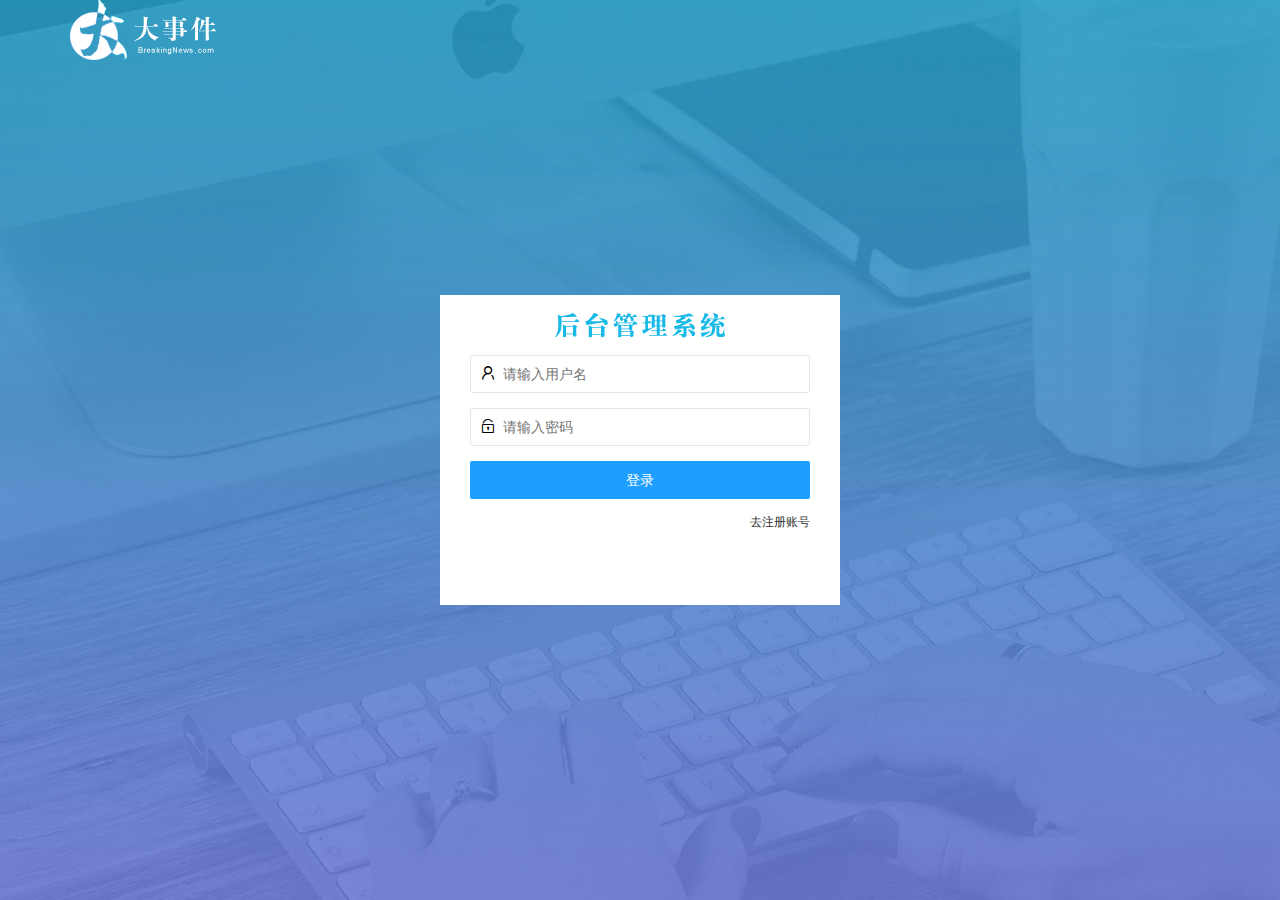
<file: login.html>
<!DOCTYPE html>
<html lang="en">

<head>
    <meta charset="UTF-8">
    <meta http-equiv="X-UA-Compatible" content="IE=edge">
    <meta name="viewport" content="width=device-width, initial-scale=1.0">
    <title>大事件-登录/注册</title>
    <!-- 导入 LayUI 的样式 -->
    <link rel="stylesheet" href="/assets/lib/layui/css/layui.css" />
    <!-- 导入自己的样式表 -->
    <link rel="stylesheet" href="/assets/css/login.css" />
</head>

<body>
    <!-- 头部的 Logo 区域 -->
    <div class="layui-main">
        <img src="/assets/images/logo.png" alt="" />
    </div>

    <!-- 登录注册区域 -->
    <div class="loginAndRegBox">
        <div class="title-box"></div>
        <!-- 登录的div -->
        <div class="login-box">
            <!-- 登录的表单 -->
            <form class="layui-form" action="" id="form_login">
                <!-- 用户名 -->
                <div class="layui-form-item">
                    <i class="layui-icon layui-icon-username"></i>
                    <input type="text" name="username" required lay-verify="required" placeholder="请输入用户名"
                        autocomplete="off" class="layui-input" />
                </div>
                <!-- 密码 -->
                <div class="layui-form-item">
                    <i class="layui-icon layui-icon-password"></i>
                    <input type="password" name="password" required lay-verify="required|pwd" placeholder="请输入密码"
                        autocomplete="off" class="layui-input" />
                </div>
                <!-- 登录按钮 -->
                <div class="layui-form-item">
                    <!-- 注意：表单提交按钮和普通按钮的区别，就是 lay-submit 属性 -->
                    <button class="layui-btn layui-btn-fluid layui-btn-normal" lay-submit>登录</button>
                </div>
                <div class="layui-form-item links">
                    <a href="javascript:;" id="link_reg">去注册账号</a>
                </div>
            </form>
        </div>
        <!-- 注册的div -->
        <div class="reg-box">
            <!-- 注册的表单 -->
            <form class="layui-form" action="" id="form_reg">
                <!-- 用户名 -->
                <div class="layui-form-item">
                    <i class="layui-icon layui-icon-username"></i>
                    <input type="text" name="username" required lay-verify="required" placeholder="请输入用户名"
                        autocomplete="off" class="layui-input" />
                </div>
                <!-- 密码 -->
                <div class="layui-form-item">
                    <i class="layui-icon layui-icon-password"></i>
                    <input type="password" name="password" required lay-verify="required|pwd|repwd" placeholder="请输入密码"
                        autocomplete="off" class="layui-input" />
                </div>
                <!-- 密码确认框 -->
                <div class="layui-form-item">
                    <i class="layui-icon layui-icon-password"></i>
                    <input type="password" name="repassword" required lay-verify="required|pwd|repwd"
                        placeholder="再次确认密码" autocomplete="off" class="layui-input" />
                </div>
                <!-- 注册按钮 -->
                <div class="layui-form-item">
                    <!-- 注意：表单提交按钮和普通按钮的区别，就是 lay-submit 属性 -->
                    <button class="layui-btn layui-btn-fluid layui-btn-normal" lay-submit>注册</button>
                </div>
                <div class="layui-form-item links">
                    <a href="javascript:;" id="link_login">去登录</a>
                </div>
            </form>
        </div>
    </div>
    <!-- 导入layui的js文件 -->
    <script src="/assets/lib/layui/layui.all.js"></script>
    <!-- 导入jQuery.js -->
    <script src="/assets/lib/jquery.js"></script>
    <!-- 导入自己封装的baseAPI.js 该文件依赖jquery.js -->
    <script src="/assets/js/baseAPI.js"></script>
    <!-- 导入自己的JavaScript脚本 login.js -->
    <script src="/assets/js/login.js"></script>
</body>

</html>
</file>
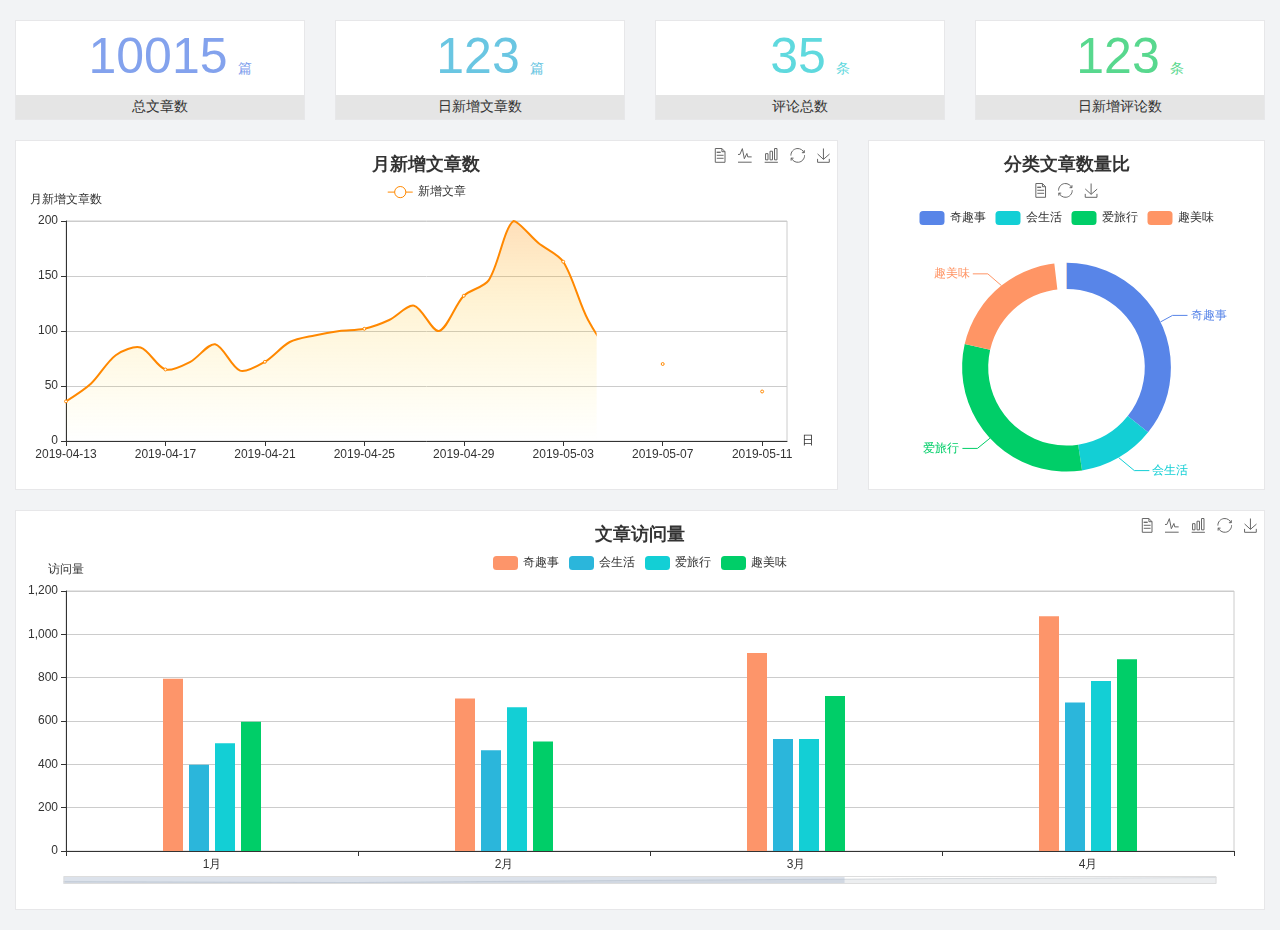
<file: home/dashboard.html>
<!DOCTYPE html>
<html lang="en">

<head>
  <meta charset="UTF-8">
  <meta name="viewport" content="width=device-width, initial-scale=1.0">
  <meta http-equiv="X-UA-Compatible" content="ie=edge">
  <title>图表统计</title>
  <link rel="stylesheet" href="../../assets/lib/bootstrap.css" />
  <link rel="stylesheet" href="../../assets/lib/main.css" />
  <script src="../../assets/lib/jquery.js"></script>
  <script type="text/javascript" src="../../assets/lib/echarts.min.js"></script>
</head>

<body>
  <div class="container-fluid">
    <div class="row spannel_list">
      <div class="col-sm-3 col-xs-6">
        <div class="spannel">
          <em>10015</em><span>篇</span>
          <b>总文章数</b>
        </div>
      </div>
      <div class="col-sm-3 col-xs-6">
        <div class="spannel scolor01">
          <em>123</em><span>篇</span>
          <b>日新增文章数</b>
        </div>
      </div>
      <div class="col-sm-3 col-xs-6">
        <div class="spannel scolor02">
          <em>35</em><span>条</span>
          <b>评论总数</b>
        </div>
      </div>
      <div class="col-sm-3 col-xs-6">
        <div class="spannel scolor03">
          <em>123</em><span>条</span>
          <b>日新增评论数</b>
        </div>
      </div>
    </div>
  </div>

  <div class="container-fluid">
    <div class="row curve-pie">
      <div class="col-lg-8 col-md-8">
        <div class="gragh_pannel" id="curve_show"></div>
      </div>
      <div class="col-lg-4 col-md-4">
        <div class="gragh_pannel" id="pie_show"></div>
      </div>
    </div>
  </div>

  <div class="container-fluid">
    <div class="column_pannel" id="column_show"></div>
  </div>

  <script>
    var oChart = echarts.init(document.getElementById('curve_show'));
    var aList_all = [
      { 'count': 36, 'date': '2019-04-13' },
      { 'count': 52, 'date': '2019-04-14' },
      { 'count': 78, 'date': '2019-04-15' },
      { 'count': 85, 'date': '2019-04-16' },
      { 'count': 65, 'date': '2019-04-17' },
      { 'count': 72, 'date': '2019-04-18' },
      { 'count': 88, 'date': '2019-04-19' },
      { 'count': 64, 'date': '2019-04-20' },
      { 'count': 72, 'date': '2019-04-21' },
      { 'count': 90, 'date': '2019-04-22' },
      { 'count': 96, 'date': '2019-04-23' },
      { 'count': 100, 'date': '2019-04-24' },
      { 'count': 102, 'date': '2019-04-25' },
      { 'count': 110, 'date': '2019-04-26' },
      { 'count': 123, 'date': '2019-04-27' },
      { 'count': 100, 'date': '2019-04-28' },
      { 'count': 132, 'date': '2019-04-29' },
      { 'count': 146, 'date': '2019-04-30' },
      { 'count': 200, 'date': '2019-05-01' },
      { 'count': 180, 'date': '2019-05-02' },
      { 'count': 163, 'date': '2019-05-03' },
      { 'count': 110, 'date': '2019-05-04' },
      { 'count': 80, 'date': '2019-05-05' },
      { 'count': 82, 'date': '2019-05-06' },
      { 'count': 70, 'date': '2019-05-07' },
      { 'count': 65, 'date': '2019-05-08' },
      { 'count': 54, 'date': '2019-05-09' },
      { 'count': 40, 'date': '2019-05-10' },
      { 'count': 45, 'date': '2019-05-11' },
      { 'count': 38, 'date': '2019-05-12' },
    ];

    let aCount = [];
    let aDate = [];

    for (var i = 0; i < aList_all.length; i++) {
      aCount.push(aList_all[i].count);
      aDate.push(aList_all[i].date);
    }

    var chartopt = {
      title: {
        text: '月新增文章数',
        left: 'center',
        top: '10'
      },
      tooltip: {
        trigger: 'axis'
      },
      legend: {
        data: ['新增文章'],
        top: '40'
      },
      toolbox: {
        show: true,
        feature: {
          mark: { show: true },
          dataView: { show: true, readOnly: false },
          magicType: { show: true, type: ['line', 'bar'] },
          restore: { show: true },
          saveAsImage: { show: true }
        }
      },
      calculable: true,
      xAxis: [
        {
          name: '日',
          type: 'category',
          boundaryGap: false,
          data: aDate
        }
      ],
      yAxis: [
        {
          name: '月新增文章数',
          type: 'value'
        }
      ],
      series: [
        {
          name: '新增文章',
          type: 'line',
          smooth: true,
          itemStyle: { normal: { areaStyle: { type: 'default' }, color: '#f80' }, lineStyle: { color: '#f80' } },
          data: aCount
        }],
      areaStyle: {
        normal: {
          color: new echarts.graphic.LinearGradient(0, 0, 0, 1, [{
            offset: 0,
            color: 'rgba(255,136,0,0.39)'
          }, {
            offset: .34,
            color: 'rgba(255,180,0,0.25)'
          }, {
            offset: 1,
            color: 'rgba(255,222,0,0.00)'
          }])

        }
      },
      grid: {
        show: true,
        x: 50,
        x2: 50,
        y: 80,
        height: 220
      }
    };

    oChart.setOption(chartopt);


    var oPie = echarts.init(document.getElementById('pie_show'));
    var oPieopt =
    {
      title: {
        top: 10,
        text: '分类文章数量比',
        x: 'center'
      },
      tooltip: {
        trigger: 'item',
        formatter: "{a} <br/>{b} : {c} ({d}%)"
      },
      color: ['#5885e8', '#13cfd5', '#00ce68', '#ff9565'],
      legend: {
        x: 'center',
        top: 65,
        data: ['奇趣事', '会生活', '爱旅行', '趣美味']
      },
      toolbox: {
        show: true,
        x: 'center',
        top: 35,
        feature: {
          mark: { show: true },
          dataView: { show: true, readOnly: false },
          magicType: {
            show: true,
            type: ['pie', 'funnel'],
            option: {
              funnel: {
                x: '25%',
                width: '50%',
                funnelAlign: 'left',
                max: 1548
              }
            }
          },
          restore: { show: true },
          saveAsImage: { show: true }
        }
      },
      calculable: true,
      series: [
        {
          name: '访问来源',
          type: 'pie',
          radius: ['45%', '60%'],
          center: ['50%', '65%'],
          data: [
            { value: 300, name: '奇趣事' },
            { value: 100, name: '会生活' },
            { value: 260, name: '爱旅行' },
            { value: 180, name: '趣美味' }
          ]
        }
      ]
    };
    oPie.setOption(oPieopt);



    var oColumn = this.echarts.init(document.getElementById('column_show'));
    var oColumnopt =
    {
      title: {
        text: '文章访问量',
        left: 'center',
        top: '10'
      },
      tooltip: {
        trigger: 'axis'
      },
      legend: {
        data: ['奇趣事', '会生活', '爱旅行', '趣美味'],
        top: '40'
      },
      toolbox: {
        show: true,
        feature: {
          mark: { show: true },
          dataView: { show: true, readOnly: false },
          magicType: { show: true, type: ['line', 'bar'] },
          restore: { show: true },
          saveAsImage: { show: true }
        }
      },
      calculable: true,
      xAxis: [
        {
          type: 'category',
          data: ['1月', '2月', '3月', '4月', '5月']
        }
      ],
      yAxis: [
        {
          name: '访问量',
          type: 'value'
        }
      ],
      series: [
        {
          name: '奇趣事',
          type: 'bar',
          barWidth: 20,
          itemStyle: {
            normal: { areaStyle: { type: 'default' }, color: '#fd956a' }
          },
          data: [800, 708, 920, 1090, 1200]
        },
        {
          name: '会生活',
          type: 'bar',
          barWidth: 20,
          itemStyle: {
            normal: { areaStyle: { type: 'default' }, color: '#2bb6db' }
          },
          data: [400, 468, 520, 690, 800]
        },
        {
          name: '爱旅行',
          type: 'bar',
          barWidth: 20,
          itemStyle: {
            normal: { areaStyle: { type: 'default' }, color: '#13cfd5' }
          },
          data: [500, 668, 520, 790, 900]
        },
        {
          name: '趣美味',
          type: 'bar',
          barWidth: 20,
          itemStyle: {
            normal: { areaStyle: { type: 'default' }, color: '#00ce68' }
          },
          data: [600, 508, 720, 890, 1000]
        }
      ],
      grid: {
        show: true,
        x: 50,
        x2: 30,
        y: 80,
        height: 260
      },
      dataZoom: [//给x轴设置滚动条
        {
          start: 0,//默认为0
          end: 100 - 1000 / 31,//默认为100
          type: 'slider',
          show: true,
          xAxisIndex: [0],
          handleSize: 0,//滑动条的 左右2个滑动条的大小
          height: 8,//组件高度
          left: 45, //左边的距离
          right: 50,//右边的距离
          bottom: 26,//右边的距离
          handleColor: '#ddd',//h滑动图标的颜色
          handleStyle: {
            borderColor: "#cacaca",
            borderWidth: "1",
            shadowBlur: 2,
            background: "#ddd",
            shadowColor: "#ddd",
          }
        }]
    };
    oColumn.setOption(oColumnopt);
  </script>
</body>

</html>
</file>
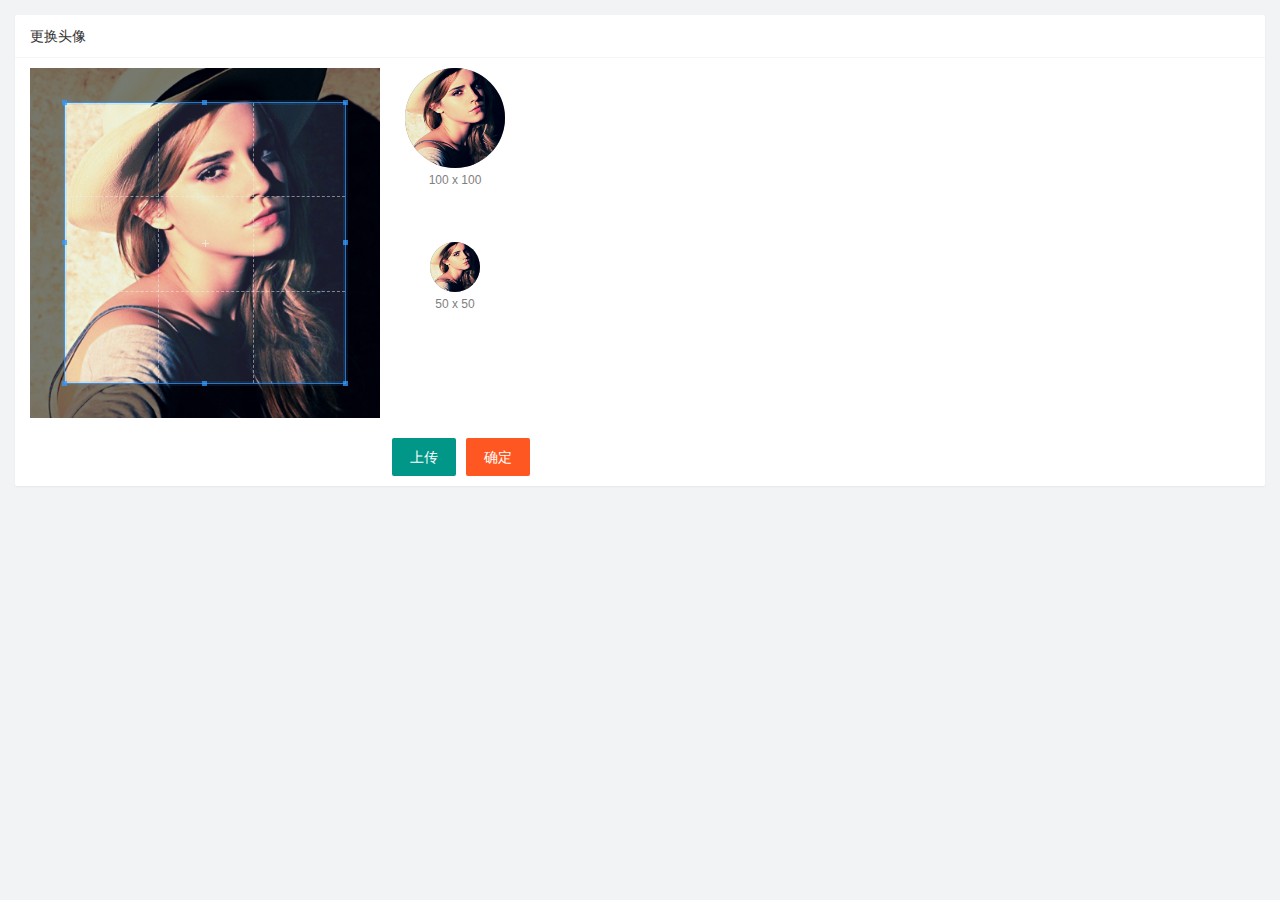
<file: user/user_avatar.html>
<!DOCTYPE html>
<html lang="en">

<head>
    <meta charset="UTF-8" />
    <meta name="viewport" content="width=device-width, initial-scale=1.0" />
    <title>Document</title>
    <link rel="stylesheet" href="/assets/lib/layui/css/layui.css" />
    <link rel="stylesheet" href="/assets/css/user/user_avatar.css" />
    <!-- 导入剪裁图片的css -->
    <link rel="stylesheet" href="/assets/lib/cropper/cropper.css" />
</head>

<body>
    <!-- 卡片区域 -->
    <div class="layui-card">
        <div class="layui-card-header">更换头像</div>
        <div class="layui-card-body">
            <!-- 第一行的图片裁剪和预览区域 -->
            <div class="row1">
                <!-- 图片裁剪区域 -->
                <div class="cropper-box">
                    <!-- 这个 img 标签很重要，将来会把它初始化为裁剪区域 -->
                    <img id="image" src="/assets/images/sample.jpg" />
                </div>
                <!-- 图片的预览区域 -->
                <div class="preview-box">
                    <div>
                        <!-- 宽高为 100px 的预览区域 -->
                        <div class="img-preview w100"></div>
                        <p class="size">100 x 100</p>
                    </div>
                    <div>
                        <!-- 宽高为 50px 的预览区域 -->
                        <div class="img-preview w50"></div>
                        <p class="size">50 x 50</p>
                    </div>
                </div>
            </div>
            <!-- 第二行的按钮区域 -->
            <div class="row2">
                <input type="file" id="file" accept="image/png,image/jpeg" />
                <button type="button" class="layui-btn" id="btnChooseImage">上传</button>
                <button type="button" class="layui-btn layui-btn-danger" id="btnUpload">确定</button>
            </div>
        </div>
    </div>
    <!-- 导入layui.all.js文件 -->
    <script src="/assets/lib/layui/layui.all.js"></script>
    <script src="/assets/lib/jquery.js"></script>
    <!-- 导入baseAPI -->
    <script src="/assets/js/baseAPI.js"></script>
    <script src="/assets/lib/cropper/Cropper.js"></script>
    <script src="/assets/lib/cropper/jquery-cropper.js"></script>
    <!-- 导入自己的js -->
    <script src="/assets/js/user/user_avatar.js"></script>

</body>

</html>
</file>
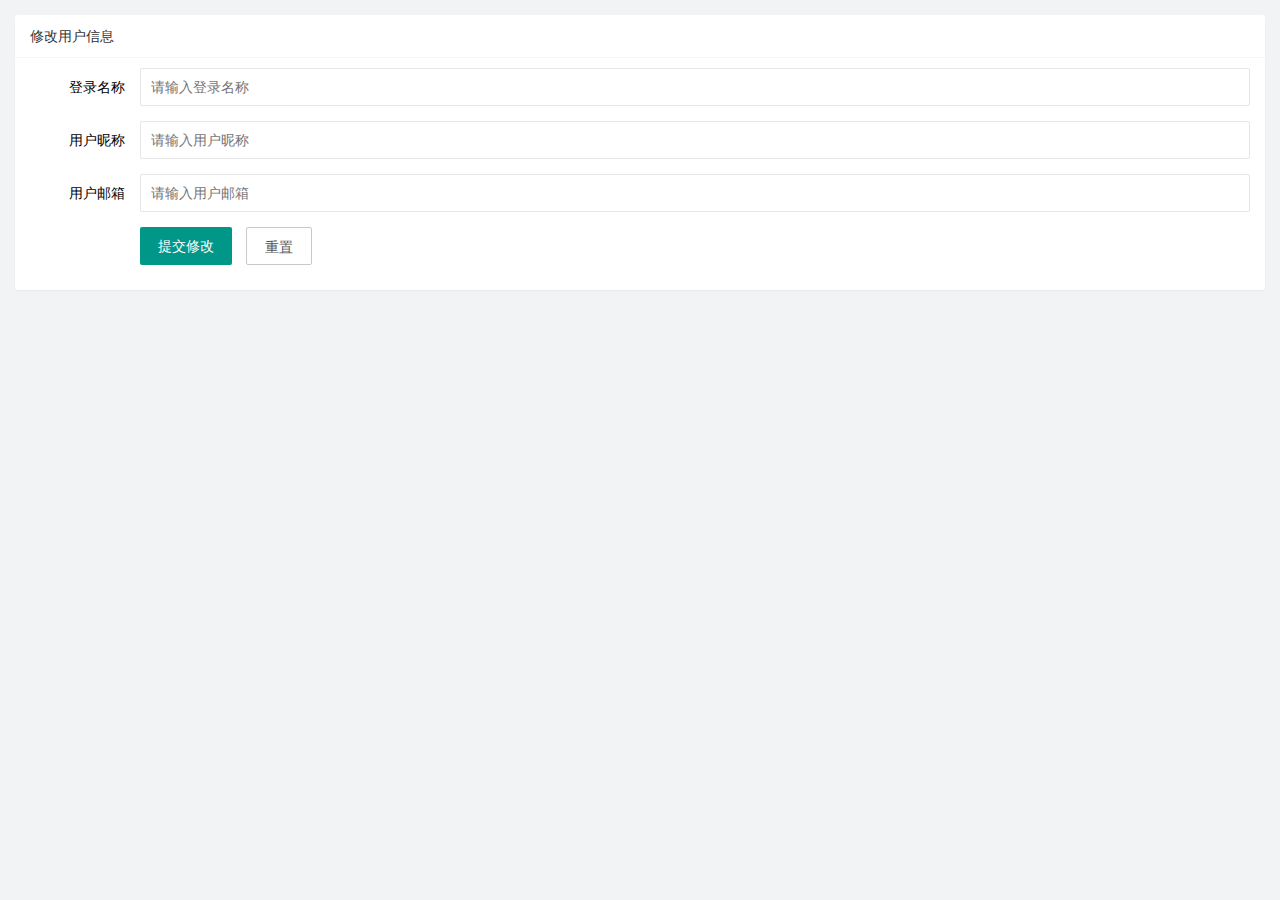
<file: user/user_info.html>
<!DOCTYPE html>
<html lang="en">

<head>
    <meta charset="UTF-8" />
    <meta name="viewport" content="width=device-width, initial-scale=1.0" />
    <title>Document</title>
    <!-- 导入 layui 的样式 -->
    <link rel="stylesheet" href="/assets/lib/layui/css/layui.css" />
    <!-- 导入自己的样式 -->
    <link rel="stylesheet" href="/assets/css/user/user_info.css" />
</head>

<body>
    <!-- 卡片区域 -->
    <div class="layui-card">
        <div class="layui-card-header">修改用户信息</div>
        <div class="layui-card-body">
            <!-- form 表单区域 -->
            <form class="layui-form" lay-filter="formUserInfo">
                <input type="hidden" name="id" id="">
                <div class="layui-form-item">
                    <label class="layui-form-label">登录名称</label>
                    <div class="layui-input-block">
                        <input type="text" name="username" required lay-verify="required" placeholder="请输入登录名称"
                            autocomplete="off" class="layui-input" readonly />
                    </div>
                </div>
                <div class="layui-form-item">
                    <label class="layui-form-label">用户昵称</label>
                    <div class="layui-input-block">
                        <input type="text" name="nickname" required lay-verify="required|nickname" placeholder="请输入用户昵称"
                            autocomplete="off" class="layui-input" />
                    </div>
                </div>
                <div class="layui-form-item">
                    <label class="layui-form-label">用户邮箱</label>
                    <div class="layui-input-block">
                        <input type="text" name="email" required lay-verify="required|email" placeholder="请输入用户邮箱"
                            autocomplete="off" class="layui-input" />
                    </div>
                </div>
                <div class="layui-form-item">
                    <div class="layui-input-block">
                        <button class="layui-btn" lay-submit lay-filter="formDemo">提交修改</button>
                        <button type="reset" id="btnReset" class="layui-btn layui-btn-primary">重置</button>
                    </div>
                </div>
            </form>
        </div>
    </div>
    <!-- 导入 layui 的 js -->
    <script src="/assets/lib/layui/layui.all.js"></script>
    <!-- 导入 jquery -->
    <script src="/assets/lib/jquery.js"></script>
    <!-- 导入 baseAPI.js -->
    <script src="/assets/js/baseAPI.js"></script>
    <!-- 导入自己的 js -->
    <script src="/assets/js/user/user_info.js"></script>
</body>

</html>
</file>
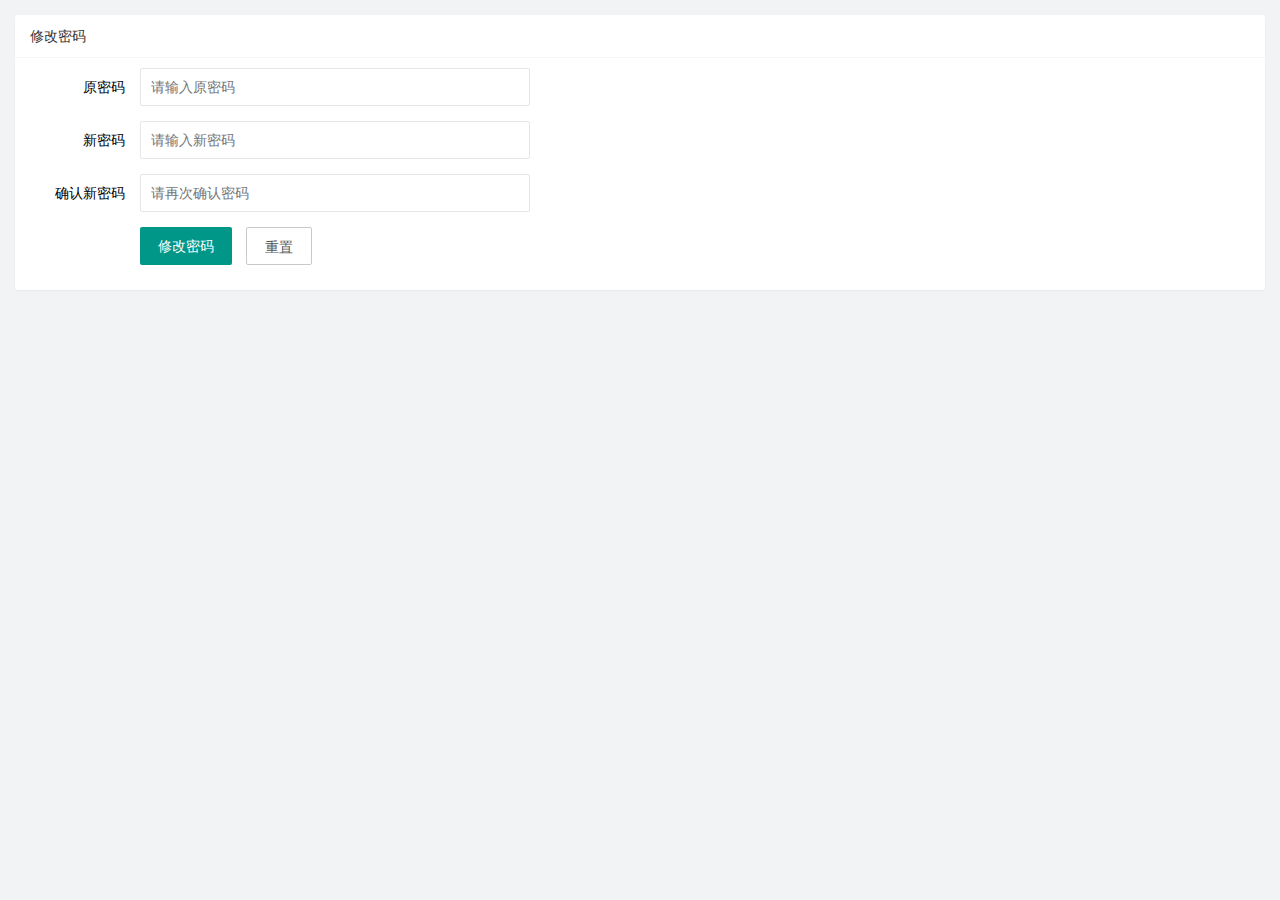
<file: user/user_pwd.html>
<!DOCTYPE html>
<html lang="en">

<head>
    <meta charset="UTF-8" />
    <meta name="viewport" content="width=device-width, initial-scale=1.0" />
    <title>Document</title>
    <link rel="stylesheet" href="/assets/lib/layui/css/layui.css" />
    <link rel="stylesheet" href="/assets/css/user/user_pwd.css" />
</head>

<body>
    <!-- 卡片区域 -->
    <div class="layui-card">
        <div class="layui-card-header">修改密码</div>
        <div class="layui-card-body">
            <form class="layui-form">
                <div class="layui-form-item">
                    <label class="layui-form-label">原密码</label>
                    <div class="layui-input-block">
                        <input type="password" name="oldPwd" required lay-verify="required|pwd" placeholder="请输入原密码"
                            autocomplete="off" class="layui-input" />
                    </div>
                </div>
                <div class="layui-form-item">
                    <label class="layui-form-label">新密码</label>
                    <div class="layui-input-block">
                        <input type="password" name="newPwd" required lay-verify="required|pwd|samePwd"
                            placeholder="请输入新密码" autocomplete="off" class="layui-input" />
                    </div>
                </div>
                <div class="layui-form-item">
                    <label class="layui-form-label">确认新密码</label>
                    <div class="layui-input-block">
                        <input type="password" name="rePwd" required lay-verify="required|pwd|rePwd"
                            placeholder="请再次确认密码" autocomplete="off" class="layui-input" />
                    </div>
                </div>
                <div class="layui-form-item">
                    <div class="layui-input-block">
                        <button class="layui-btn" lay-submit lay-filter="formDemo">修改密码</button>
                        <button type="reset" class="layui-btn layui-btn-primary">重置</button>
                    </div>
                </div>
            </form>
        </div>
    </div>
</body>

<!-- 导入 layui 的 js -->
<script src="/assets/lib/layui/layui.all.js"></script>
<!-- 导入 jQuery -->
<script src="/assets/lib/jquery.js"></script>
<!-- 导入 baseAPI -->
<script src="/assets/js/baseAPI.js"></script>
<!-- 导入自己的 js -->
<script src="/assets/js/user/user_pwd.js"></script>

</html>
</file>
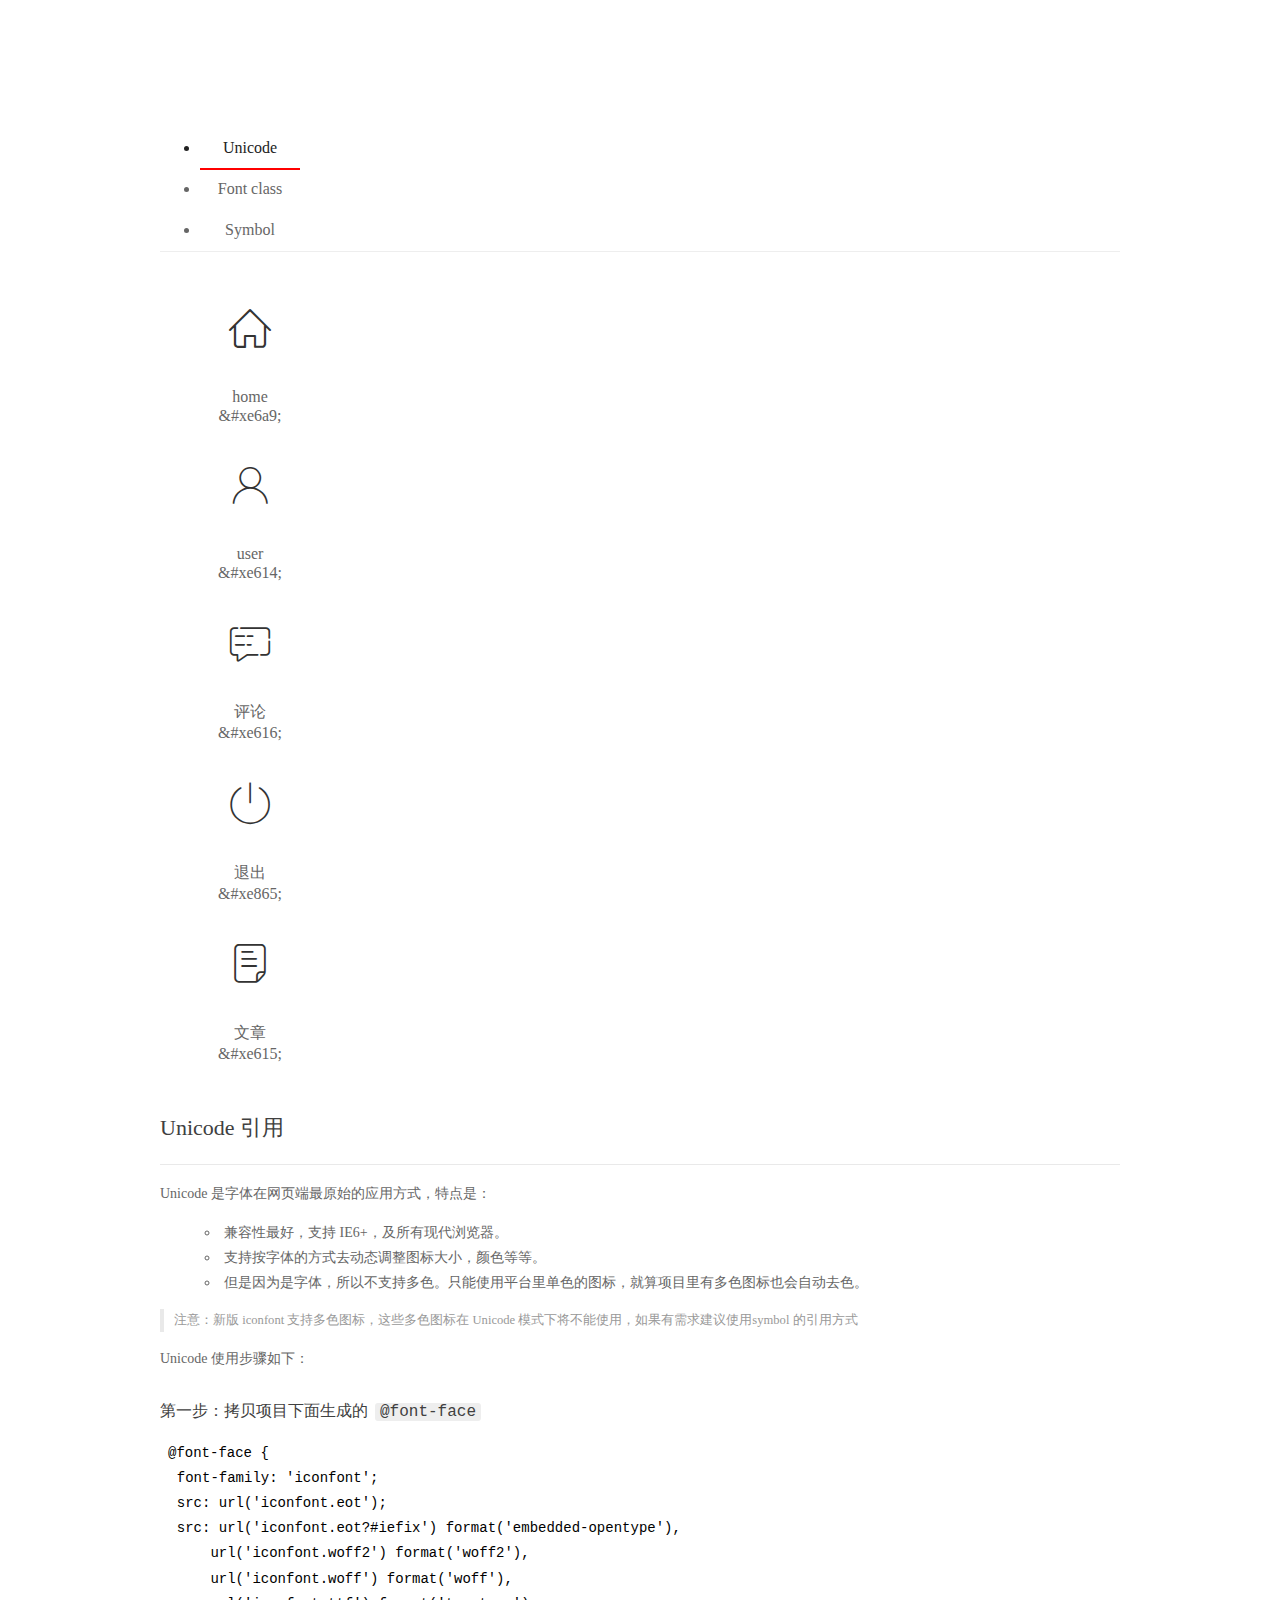
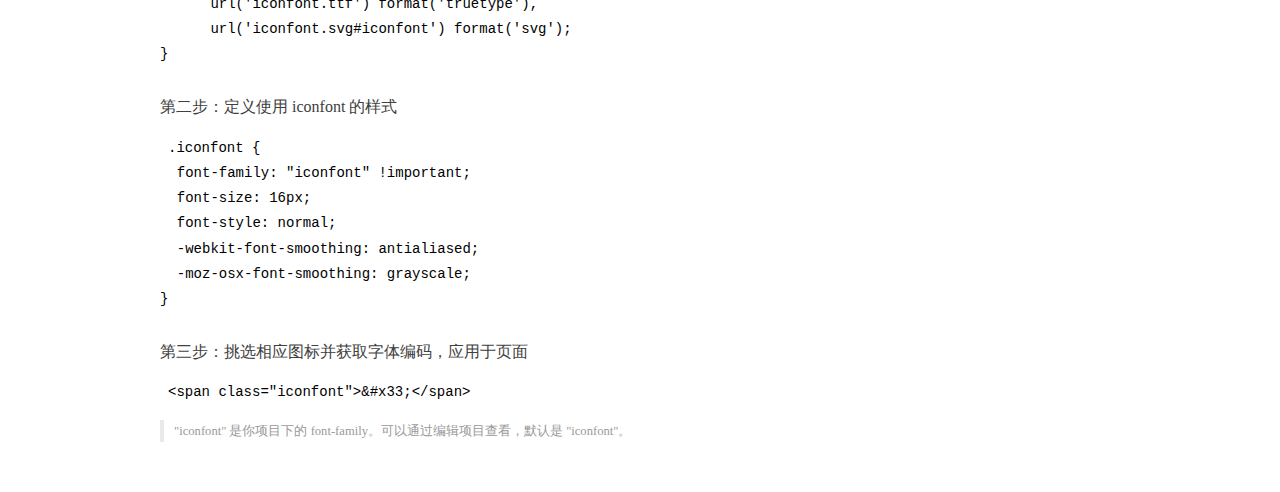
<file: assets/fonts/demo_index.html>
<!DOCTYPE html>
<html>
<head>
  <meta charset="utf-8"/>
  <title>IconFont Demo</title>
  <link rel="shortcut icon" href="https://gtms04.alicdn.com/tps/i4/TB1_oz6GVXXXXaFXpXXJDFnIXXX-64-64.ico" type="image/x-icon"/>
  <link rel="stylesheet" href="https://g.alicdn.com/thx/cube/1.3.2/cube.min.css">
  <link rel="stylesheet" href="demo.css">
  <link rel="stylesheet" href="iconfont.css">
  <script src="iconfont.js"></script>
  <!-- jQuery -->
  <script src="https://a1.alicdn.com/oss/uploads/2018/12/26/7bfddb60-08e8-11e9-9b04-53e73bb6408b.js"></script>
  <!-- 代码高亮 -->
  <script src="https://a1.alicdn.com/oss/uploads/2018/12/26/a3f714d0-08e6-11e9-8a15-ebf944d7534c.js"></script>
</head>
<body>
  <div class="main">
    <h1 class="logo"><a href="https://www.iconfont.cn/" title="iconfont 首页" target="_blank">&#xe86b;</a></h1>
    <div class="nav-tabs">
      <ul id="tabs" class="dib-box">
        <li class="dib active"><span>Unicode</span></li>
        <li class="dib"><span>Font class</span></li>
        <li class="dib"><span>Symbol</span></li>
      </ul>
      
    </div>
    <div class="tab-container">
      <div class="content unicode" style="display: block;">
          <ul class="icon_lists dib-box">
          
            <li class="dib">
              <span class="icon iconfont">&#xe6a9;</span>
                <div class="name">home</div>
                <div class="code-name">&amp;#xe6a9;</div>
              </li>
          
            <li class="dib">
              <span class="icon iconfont">&#xe614;</span>
                <div class="name">user</div>
                <div class="code-name">&amp;#xe614;</div>
              </li>
          
            <li class="dib">
              <span class="icon iconfont">&#xe616;</span>
                <div class="name">评论</div>
                <div class="code-name">&amp;#xe616;</div>
              </li>
          
            <li class="dib">
              <span class="icon iconfont">&#xe865;</span>
                <div class="name">退出</div>
                <div class="code-name">&amp;#xe865;</div>
              </li>
          
            <li class="dib">
              <span class="icon iconfont">&#xe615;</span>
                <div class="name">文章</div>
                <div class="code-name">&amp;#xe615;</div>
              </li>
          
          </ul>
          <div class="article markdown">
          <h2 id="unicode-">Unicode 引用</h2>
          <hr>

          <p>Unicode 是字体在网页端最原始的应用方式，特点是：</p>
          <ul>
            <li>兼容性最好，支持 IE6+，及所有现代浏览器。</li>
            <li>支持按字体的方式去动态调整图标大小，颜色等等。</li>
            <li>但是因为是字体，所以不支持多色。只能使用平台里单色的图标，就算项目里有多色图标也会自动去色。</li>
          </ul>
          <blockquote>
            <p>注意：新版 iconfont 支持多色图标，这些多色图标在 Unicode 模式下将不能使用，如果有需求建议使用symbol 的引用方式</p>
          </blockquote>
          <p>Unicode 使用步骤如下：</p>
          <h3 id="-font-face">第一步：拷贝项目下面生成的 <code>@font-face</code></h3>
<pre><code class="language-css"
>@font-face {
  font-family: 'iconfont';
  src: url('iconfont.eot');
  src: url('iconfont.eot?#iefix') format('embedded-opentype'),
      url('iconfont.woff2') format('woff2'),
      url('iconfont.woff') format('woff'),
      url('iconfont.ttf') format('truetype'),
      url('iconfont.svg#iconfont') format('svg');
}
</code></pre>
          <h3 id="-iconfont-">第二步：定义使用 iconfont 的样式</h3>
<pre><code class="language-css"
>.iconfont {
  font-family: "iconfont" !important;
  font-size: 16px;
  font-style: normal;
  -webkit-font-smoothing: antialiased;
  -moz-osx-font-smoothing: grayscale;
}
</code></pre>
          <h3 id="-">第三步：挑选相应图标并获取字体编码，应用于页面</h3>
<pre>
<code class="language-html"
>&lt;span class="iconfont"&gt;&amp;#x33;&lt;/span&gt;
</code></pre>
          <blockquote>
            <p>"iconfont" 是你项目下的 font-family。可以通过编辑项目查看，默认是 "iconfont"。</p>
          </blockquote>
          </div>
      </div>
      <div class="content font-class">
        <ul class="icon_lists dib-box">
          
          <li class="dib">
            <span class="icon iconfont icon-home"></span>
            <div class="name">
              home
            </div>
            <div class="code-name">.icon-home
            </div>
          </li>
          
          <li class="dib">
            <span class="icon iconfont icon-user"></span>
            <div class="name">
              user
            </div>
            <div class="code-name">.icon-user
            </div>
          </li>
          
          <li class="dib">
            <span class="icon iconfont icon-pinglun"></span>
            <div class="name">
              评论
            </div>
            <div class="code-name">.icon-pinglun
            </div>
          </li>
          
          <li class="dib">
            <span class="icon iconfont icon-tuichu"></span>
            <div class="name">
              退出
            </div>
            <div class="code-name">.icon-tuichu
            </div>
          </li>
          
          <li class="dib">
            <span class="icon iconfont icon-16"></span>
            <div class="name">
              文章
            </div>
            <div class="code-name">.icon-16
            </div>
          </li>
          
        </ul>
        <div class="article markdown">
        <h2 id="font-class-">font-class 引用</h2>
        <hr>

        <p>font-class 是 Unicode 使用方式的一种变种，主要是解决 Unicode 书写不直观，语意不明确的问题。</p>
        <p>与 Unicode 使用方式相比，具有如下特点：</p>
        <ul>
          <li>兼容性良好，支持 IE8+，及所有现代浏览器。</li>
          <li>相比于 Unicode 语意明确，书写更直观。可以很容易分辨这个 icon 是什么。</li>
          <li>因为使用 class 来定义图标，所以当要替换图标时，只需要修改 class 里面的 Unicode 引用。</li>
          <li>不过因为本质上还是使用的字体，所以多色图标还是不支持的。</li>
        </ul>
        <p>使用步骤如下：</p>
        <h3 id="-fontclass-">第一步：引入项目下面生成的 fontclass 代码：</h3>
<pre><code class="language-html">&lt;link rel="stylesheet" href="./iconfont.css"&gt;
</code></pre>
        <h3 id="-">第二步：挑选相应图标并获取类名，应用于页面：</h3>
<pre><code class="language-html">&lt;span class="iconfont icon-xxx"&gt;&lt;/span&gt;
</code></pre>
        <blockquote>
          <p>"
            iconfont" 是你项目下的 font-family。可以通过编辑项目查看，默认是 "iconfont"。</p>
        </blockquote>
      </div>
      </div>
      <div class="content symbol">
          <ul class="icon_lists dib-box">
          
            <li class="dib">
                <svg class="icon svg-icon" aria-hidden="true">
                  <use xlink:href="#icon-home"></use>
                </svg>
                <div class="name">home</div>
                <div class="code-name">#icon-home</div>
            </li>
          
            <li class="dib">
                <svg class="icon svg-icon" aria-hidden="true">
                  <use xlink:href="#icon-user"></use>
                </svg>
                <div class="name">user</div>
                <div class="code-name">#icon-user</div>
            </li>
          
            <li class="dib">
                <svg class="icon svg-icon" aria-hidden="true">
                  <use xlink:href="#icon-pinglun"></use>
                </svg>
                <div class="name">评论</div>
                <div class="code-name">#icon-pinglun</div>
            </li>
          
            <li class="dib">
                <svg class="icon svg-icon" aria-hidden="true">
                  <use xlink:href="#icon-tuichu"></use>
                </svg>
                <div class="name">退出</div>
                <div class="code-name">#icon-tuichu</div>
            </li>
          
            <li class="dib">
                <svg class="icon svg-icon" aria-hidden="true">
                  <use xlink:href="#icon-16"></use>
                </svg>
                <div class="name">文章</div>
                <div class="code-name">#icon-16</div>
            </li>
          
          </ul>
          <div class="article markdown">
          <h2 id="symbol-">Symbol 引用</h2>
          <hr>

          <p>这是一种全新的使用方式，应该说这才是未来的主流，也是平台目前推荐的用法。相关介绍可以参考这篇<a href="">文章</a>
            这种用法其实是做了一个 SVG 的集合，与另外两种相比具有如下特点：</p>
          <ul>
            <li>支持多色图标了，不再受单色限制。</li>
            <li>通过一些技巧，支持像字体那样，通过 <code>font-size</code>, <code>color</code> 来调整样式。</li>
            <li>兼容性较差，支持 IE9+，及现代浏览器。</li>
            <li>浏览器渲染 SVG 的性能一般，还不如 png。</li>
          </ul>
          <p>使用步骤如下：</p>
          <h3 id="-symbol-">第一步：引入项目下面生成的 symbol 代码：</h3>
<pre><code class="language-html">&lt;script src="./iconfont.js"&gt;&lt;/script&gt;
</code></pre>
          <h3 id="-css-">第二步：加入通用 CSS 代码（引入一次就行）：</h3>
<pre><code class="language-html">&lt;style&gt;
.icon {
  width: 1em;
  height: 1em;
  vertical-align: -0.15em;
  fill: currentColor;
  overflow: hidden;
}
&lt;/style&gt;
</code></pre>
          <h3 id="-">第三步：挑选相应图标并获取类名，应用于页面：</h3>
<pre><code class="language-html">&lt;svg class="icon" aria-hidden="true"&gt;
  &lt;use xlink:href="#icon-xxx"&gt;&lt;/use&gt;
&lt;/svg&gt;
</code></pre>
          </div>
      </div>

    </div>
  </div>
  <script>
  $(document).ready(function () {
      $('.tab-container .content:first').show()

      $('#tabs li').click(function (e) {
        var tabContent = $('.tab-container .content')
        var index = $(this).index()

        if ($(this).hasClass('active')) {
          return
        } else {
          $('#tabs li').removeClass('active')
          $(this).addClass('active')

          tabContent.hide().eq(index).fadeIn()
        }
      })
    })
  </script>
</body>
</html>
</file>
<file: assets/lib/layui/css/layui.css>
/** layui-v2.5.5 MIT License By https://www.layui.com */
 .layui-inline,img{display:inline-block;vertical-align:middle}h1,h2,h3,h4,h5,h6{font-weight:400}.layui-edge,.layui-header,.layui-inline,.layui-main{position:relative}.layui-body,.layui-edge,.layui-elip{overflow:hidden}.layui-btn,.layui-edge,.layui-inline,img{vertical-align:middle}.layui-btn,.layui-disabled,.layui-icon,.layui-unselect{-moz-user-select:none;-webkit-user-select:none;-ms-user-select:none}.layui-elip,.layui-form-checkbox span,.layui-form-pane .layui-form-label{text-overflow:ellipsis;white-space:nowrap}.layui-breadcrumb,.layui-tree-btnGroup{visibility:hidden}blockquote,body,button,dd,div,dl,dt,form,h1,h2,h3,h4,h5,h6,input,li,ol,p,pre,td,textarea,th,ul{margin:0;padding:0;-webkit-tap-highlight-color:rgba(0,0,0,0)}a:active,a:hover{outline:0}img{border:none}li{list-style:none}table{border-collapse:collapse;border-spacing:0}h4,h5,h6{font-size:100%}button,input,optgroup,option,select,textarea{font-family:inherit;font-size:inherit;font-style:inherit;font-weight:inherit;outline:0}pre{white-space:pre-wrap;white-space:-moz-pre-wrap;white-space:-pre-wrap;white-space:-o-pre-wrap;word-wrap:break-word}body{line-height:24px;font:14px Helvetica Neue,Helvetica,PingFang SC,Tahoma,Arial,sans-serif}hr{height:1px;margin:10px 0;border:0;clear:both}a{color:#333;text-decoration:none}a:hover{color:#777}a cite{font-style:normal;*cursor:pointer}.layui-border-box,.layui-border-box *{box-sizing:border-box}.layui-box,.layui-box *{box-sizing:content-box}.layui-clear{clear:both;*zoom:1}.layui-clear:after{content:'\20';clear:both;*zoom:1;display:block;height:0}.layui-inline{*display:inline;*zoom:1}.layui-edge{display:inline-block;width:0;height:0;border-width:6px;border-style:dashed;border-color:transparent}.layui-edge-top{top:-4px;border-bottom-color:#999;border-bottom-style:solid}.layui-edge-right{border-left-color:#999;border-left-style:solid}.layui-edge-bottom{top:2px;border-top-color:#999;border-top-style:solid}.layui-edge-left{border-right-color:#999;border-right-style:solid}.layui-disabled,.layui-disabled:hover{color:#d2d2d2!important;cursor:not-allowed!important}.layui-circle{border-radius:100%}.layui-show{display:block!important}.layui-hide{display:none!important}@font-face{font-family:layui-icon;src:url(../font/iconfont.eot?v=250);src:url(../font/iconfont.eot?v=250#iefix) format('embedded-opentype'),url(../font/iconfont.woff2?v=250) format('woff2'),url(../font/iconfont.woff?v=250) format('woff'),url(../font/iconfont.ttf?v=250) format('truetype'),url(../font/iconfont.svg?v=250#layui-icon) format('svg')}.layui-icon{font-family:layui-icon!important;font-size:16px;font-style:normal;-webkit-font-smoothing:antialiased;-moz-osx-font-smoothing:grayscale}.layui-icon-reply-fill:before{content:"\e611"}.layui-icon-set-fill:before{content:"\e614"}.layui-icon-menu-fill:before{content:"\e60f"}.layui-icon-search:before{content:"\e615"}.layui-icon-share:before{content:"\e641"}.layui-icon-set-sm:before{content:"\e620"}.layui-icon-engine:before{content:"\e628"}.layui-icon-close:before{content:"\1006"}.layui-icon-close-fill:before{content:"\1007"}.layui-icon-chart-screen:before{content:"\e629"}.layui-icon-star:before{content:"\e600"}.layui-icon-circle-dot:before{content:"\e617"}.layui-icon-chat:before{content:"\e606"}.layui-icon-release:before{content:"\e609"}.layui-icon-list:before{content:"\e60a"}.layui-icon-chart:before{content:"\e62c"}.layui-icon-ok-circle:before{content:"\1005"}.layui-icon-layim-theme:before{content:"\e61b"}.layui-icon-table:before{content:"\e62d"}.layui-icon-right:before{content:"\e602"}.layui-icon-left:before{content:"\e603"}.layui-icon-cart-simple:before{content:"\e698"}.layui-icon-face-cry:before{content:"\e69c"}.layui-icon-face-smile:before{content:"\e6af"}.layui-icon-survey:before{content:"\e6b2"}.layui-icon-tree:before{content:"\e62e"}.layui-icon-upload-circle:before{content:"\e62f"}.layui-icon-add-circle:before{content:"\e61f"}.layui-icon-download-circle:before{content:"\e601"}.layui-icon-templeate-1:before{content:"\e630"}.layui-icon-util:before{content:"\e631"}.layui-icon-face-surprised:before{content:"\e664"}.layui-icon-edit:before{content:"\e642"}.layui-icon-speaker:before{content:"\e645"}.layui-icon-down:before{content:"\e61a"}.layui-icon-file:before{content:"\e621"}.layui-icon-layouts:before{content:"\e632"}.layui-icon-rate-half:before{content:"\e6c9"}.layui-icon-add-circle-fine:before{content:"\e608"}.layui-icon-prev-circle:before{content:"\e633"}.layui-icon-read:before{content:"\e705"}.layui-icon-404:before{content:"\e61c"}.layui-icon-carousel:before{content:"\e634"}.layui-icon-help:before{content:"\e607"}.layui-icon-code-circle:before{content:"\e635"}.layui-icon-water:before{content:"\e636"}.layui-icon-username:before{content:"\e66f"}.layui-icon-find-fill:before{content:"\e670"}.layui-icon-about:before{content:"\e60b"}.layui-icon-location:before{content:"\e715"}.layui-icon-up:before{content:"\e619"}.layui-icon-pause:before{content:"\e651"}.layui-icon-date:before{content:"\e637"}.layui-icon-layim-uploadfile:before{content:"\e61d"}.layui-icon-delete:before{content:"\e640"}.layui-icon-play:before{content:"\e652"}.layui-icon-top:before{content:"\e604"}.layui-icon-friends:before{content:"\e612"}.layui-icon-refresh-3:before{content:"\e9aa"}.layui-icon-ok:before{content:"\e605"}.layui-icon-layer:before{content:"\e638"}.layui-icon-face-smile-fine:before{content:"\e60c"}.layui-icon-dollar:before{content:"\e659"}.layui-icon-group:before{content:"\e613"}.layui-icon-layim-download:before{content:"\e61e"}.layui-icon-picture-fine:before{content:"\e60d"}.layui-icon-link:before{content:"\e64c"}.layui-icon-diamond:before{content:"\e735"}.layui-icon-log:before{content:"\e60e"}.layui-icon-rate-solid:before{content:"\e67a"}.layui-icon-fonts-del:before{content:"\e64f"}.layui-icon-unlink:before{content:"\e64d"}.layui-icon-fonts-clear:before{content:"\e639"}.layui-icon-triangle-r:before{content:"\e623"}.layui-icon-circle:before{content:"\e63f"}.layui-icon-radio:before{content:"\e643"}.layui-icon-align-center:before{content:"\e647"}.layui-icon-align-right:before{content:"\e648"}.layui-icon-align-left:before{content:"\e649"}.layui-icon-loading-1:before{content:"\e63e"}.layui-icon-return:before{content:"\e65c"}.layui-icon-fonts-strong:before{content:"\e62b"}.layui-icon-upload:before{content:"\e67c"}.layui-icon-dialogue:before{content:"\e63a"}.layui-icon-video:before{content:"\e6ed"}.layui-icon-headset:before{content:"\e6fc"}.layui-icon-cellphone-fine:before{content:"\e63b"}.layui-icon-add-1:before{content:"\e654"}.layui-icon-face-smile-b:before{content:"\e650"}.layui-icon-fonts-html:before{content:"\e64b"}.layui-icon-form:before{content:"\e63c"}.layui-icon-cart:before{content:"\e657"}.layui-icon-camera-fill:before{content:"\e65d"}.layui-icon-tabs:before{content:"\e62a"}.layui-icon-fonts-code:before{content:"\e64e"}.layui-icon-fire:before{content:"\e756"}.layui-icon-set:before{content:"\e716"}.layui-icon-fonts-u:before{content:"\e646"}.layui-icon-triangle-d:before{content:"\e625"}.layui-icon-tips:before{content:"\e702"}.layui-icon-picture:before{content:"\e64a"}.layui-icon-more-vertical:before{content:"\e671"}.layui-icon-flag:before{content:"\e66c"}.layui-icon-loading:before{content:"\e63d"}.layui-icon-fonts-i:before{content:"\e644"}.layui-icon-refresh-1:before{content:"\e666"}.layui-icon-rmb:before{content:"\e65e"}.layui-icon-home:before{content:"\e68e"}.layui-icon-user:before{content:"\e770"}.layui-icon-notice:before{content:"\e667"}.layui-icon-login-weibo:before{content:"\e675"}.layui-icon-voice:before{content:"\e688"}.layui-icon-upload-drag:before{content:"\e681"}.layui-icon-login-qq:before{content:"\e676"}.layui-icon-snowflake:before{content:"\e6b1"}.layui-icon-file-b:before{content:"\e655"}.layui-icon-template:before{content:"\e663"}.layui-icon-auz:before{content:"\e672"}.layui-icon-console:before{content:"\e665"}.layui-icon-app:before{content:"\e653"}.layui-icon-prev:before{content:"\e65a"}.layui-icon-website:before{content:"\e7ae"}.layui-icon-next:before{content:"\e65b"}.layui-icon-component:before{content:"\e857"}.layui-icon-more:before{content:"\e65f"}.layui-icon-login-wechat:before{content:"\e677"}.layui-icon-shrink-right:before{content:"\e668"}.layui-icon-spread-left:before{content:"\e66b"}.layui-icon-camera:before{content:"\e660"}.layui-icon-note:before{content:"\e66e"}.layui-icon-refresh:before{content:"\e669"}.layui-icon-female:before{content:"\e661"}.layui-icon-male:before{content:"\e662"}.layui-icon-password:before{content:"\e673"}.layui-icon-senior:before{content:"\e674"}.layui-icon-theme:before{content:"\e66a"}.layui-icon-tread:before{content:"\e6c5"}.layui-icon-praise:before{content:"\e6c6"}.layui-icon-star-fill:before{content:"\e658"}.layui-icon-rate:before{content:"\e67b"}.layui-icon-template-1:before{content:"\e656"}.layui-icon-vercode:before{content:"\e679"}.layui-icon-cellphone:before{content:"\e678"}.layui-icon-screen-full:before{content:"\e622"}.layui-icon-screen-restore:before{content:"\e758"}.layui-icon-cols:before{content:"\e610"}.layui-icon-export:before{content:"\e67d"}.layui-icon-print:before{content:"\e66d"}.layui-icon-slider:before{content:"\e714"}.layui-icon-addition:before{content:"\e624"}.layui-icon-subtraction:before{content:"\e67e"}.layui-icon-service:before{content:"\e626"}.layui-icon-transfer:before{content:"\e691"}.layui-main{width:1140px;margin:0 auto}.layui-header{z-index:1000;height:60px}.layui-header a:hover{transition:all .5s;-webkit-transition:all .5s}.layui-side{position:fixed;left:0;top:0;bottom:0;z-index:999;width:200px;overflow-x:hidden}.layui-side-scroll{position:relative;width:220px;height:100%;overflow-x:hidden}.layui-body{position:absolute;left:200px;right:0;top:0;bottom:0;z-index:998;width:auto;overflow-y:auto;box-sizing:border-box}.layui-layout-body{overflow:hidden}.layui-layout-admin .layui-header{background-color:#23262E}.layui-layout-admin .layui-side{top:60px;width:200px;overflow-x:hidden}.layui-layout-admin .layui-body{position:fixed;top:60px;bottom:44px}.layui-layout-admin .layui-main{width:auto;margin:0 15px}.layui-layout-admin .layui-footer{position:fixed;left:200px;right:0;bottom:0;height:44px;line-height:44px;padding:0 15px;background-color:#eee}.layui-layout-admin .layui-logo{position:absolute;left:0;top:0;width:200px;height:100%;line-height:60px;text-align:center;color:#009688;font-size:16px}.layui-layout-admin .layui-header .layui-nav{background:0 0}.layui-layout-left{position:absolute!important;left:200px;top:0}.layui-layout-right{position:absolute!important;right:0;top:0}.layui-container{position:relative;margin:0 auto;padding:0 15px;box-sizing:border-box}.layui-fluid{position:relative;margin:0 auto;padding:0 15px}.layui-row:after,.layui-row:before{content:'';display:block;clear:both}.layui-col-lg1,.layui-col-lg10,.layui-col-lg11,.layui-col-lg12,.layui-col-lg2,.layui-col-lg3,.layui-col-lg4,.layui-col-lg5,.layui-col-lg6,.layui-col-lg7,.layui-col-lg8,.layui-col-lg9,.layui-col-md1,.layui-col-md10,.layui-col-md11,.layui-col-md12,.layui-col-md2,.layui-col-md3,.layui-col-md4,.layui-col-md5,.layui-col-md6,.layui-col-md7,.layui-col-md8,.layui-col-md9,.layui-col-sm1,.layui-col-sm10,.layui-col-sm11,.layui-col-sm12,.layui-col-sm2,.layui-col-sm3,.layui-col-sm4,.layui-col-sm5,.layui-col-sm6,.layui-col-sm7,.layui-col-sm8,.layui-col-sm9,.layui-col-xs1,.layui-col-xs10,.layui-col-xs11,.layui-col-xs12,.layui-col-xs2,.layui-col-xs3,.layui-col-xs4,.layui-col-xs5,.layui-col-xs6,.layui-col-xs7,.layui-col-xs8,.layui-col-xs9{position:relative;display:block;box-sizing:border-box}.layui-col-xs1,.layui-col-xs10,.layui-col-xs11,.layui-col-xs12,.layui-col-xs2,.layui-col-xs3,.layui-col-xs4,.layui-col-xs5,.layui-col-xs6,.layui-col-xs7,.layui-col-xs8,.layui-col-xs9{float:left}.layui-col-xs1{width:8.33333333%}.layui-col-xs2{width:16.66666667%}.layui-col-xs3{width:25%}.layui-col-xs4{width:33.33333333%}.layui-col-xs5{width:41.66666667%}.layui-col-xs6{width:50%}.layui-col-xs7{width:58.33333333%}.layui-col-xs8{width:66.66666667%}.layui-col-xs9{width:75%}.layui-col-xs10{width:83.33333333%}.layui-col-xs11{width:91.66666667%}.layui-col-xs12{width:100%}.layui-col-xs-offset1{margin-left:8.33333333%}.layui-col-xs-offset2{margin-left:16.66666667%}.layui-col-xs-offset3{margin-left:25%}.layui-col-xs-offset4{margin-left:33.33333333%}.layui-col-xs-offset5{margin-left:41.66666667%}.layui-col-xs-offset6{margin-left:50%}.layui-col-xs-offset7{margin-left:58.33333333%}.layui-col-xs-offset8{margin-left:66.66666667%}.layui-col-xs-offset9{margin-left:75%}.layui-col-xs-offset10{margin-left:83.33333333%}.layui-col-xs-offset11{margin-left:91.66666667%}.layui-col-xs-offset12{margin-left:100%}@media screen and (max-width:768px){.layui-hide-xs{display:none!important}.layui-show-xs-block{display:block!important}.layui-show-xs-inline{display:inline!important}.layui-show-xs-inline-block{display:inline-block!important}}@media screen and (min-width:768px){.layui-container{width:750px}.layui-hide-sm{display:none!important}.layui-show-sm-block{display:block!important}.layui-show-sm-inline{display:inline!important}.layui-show-sm-inline-block{display:inline-block!important}.layui-col-sm1,.layui-col-sm10,.layui-col-sm11,.layui-col-sm12,.layui-col-sm2,.layui-col-sm3,.layui-col-sm4,.layui-col-sm5,.layui-col-sm6,.layui-col-sm7,.layui-col-sm8,.layui-col-sm9{float:left}.layui-col-sm1{width:8.33333333%}.layui-col-sm2{width:16.66666667%}.layui-col-sm3{width:25%}.layui-col-sm4{width:33.33333333%}.layui-col-sm5{width:41.66666667%}.layui-col-sm6{width:50%}.layui-col-sm7{width:58.33333333%}.layui-col-sm8{width:66.66666667%}.layui-col-sm9{width:75%}.layui-col-sm10{width:83.33333333%}.layui-col-sm11{width:91.66666667%}.layui-col-sm12{width:100%}.layui-col-sm-offset1{margin-left:8.33333333%}.layui-col-sm-offset2{margin-left:16.66666667%}.layui-col-sm-offset3{margin-left:25%}.layui-col-sm-offset4{margin-left:33.33333333%}.layui-col-sm-offset5{margin-left:41.66666667%}.layui-col-sm-offset6{margin-left:50%}.layui-col-sm-offset7{margin-left:58.33333333%}.layui-col-sm-offset8{margin-left:66.66666667%}.layui-col-sm-offset9{margin-left:75%}.layui-col-sm-offset10{margin-left:83.33333333%}.layui-col-sm-offset11{margin-left:91.66666667%}.layui-col-sm-offset12{margin-left:100%}}@media screen and (min-width:992px){.layui-container{width:970px}.layui-hide-md{display:none!important}.layui-show-md-block{display:block!important}.layui-show-md-inline{display:inline!important}.layui-show-md-inline-block{display:inline-block!important}.layui-col-md1,.layui-col-md10,.layui-col-md11,.layui-col-md12,.layui-col-md2,.layui-col-md3,.layui-col-md4,.layui-col-md5,.layui-col-md6,.layui-col-md7,.layui-col-md8,.layui-col-md9{float:left}.layui-col-md1{width:8.33333333%}.layui-col-md2{width:16.66666667%}.layui-col-md3{width:25%}.layui-col-md4{width:33.33333333%}.layui-col-md5{width:41.66666667%}.layui-col-md6{width:50%}.layui-col-md7{width:58.33333333%}.layui-col-md8{width:66.66666667%}.layui-col-md9{width:75%}.layui-col-md10{width:83.33333333%}.layui-col-md11{width:91.66666667%}.layui-col-md12{width:100%}.layui-col-md-offset1{margin-left:8.33333333%}.layui-col-md-offset2{margin-left:16.66666667%}.layui-col-md-offset3{margin-left:25%}.layui-col-md-offset4{margin-left:33.33333333%}.layui-col-md-offset5{margin-left:41.66666667%}.layui-col-md-offset6{margin-left:50%}.layui-col-md-offset7{margin-left:58.33333333%}.layui-col-md-offset8{margin-left:66.66666667%}.layui-col-md-offset9{margin-left:75%}.layui-col-md-offset10{margin-left:83.33333333%}.layui-col-md-offset11{margin-left:91.66666667%}.layui-col-md-offset12{margin-left:100%}}@media screen and (min-width:1200px){.layui-container{width:1170px}.layui-hide-lg{display:none!important}.layui-show-lg-block{display:block!important}.layui-show-lg-inline{display:inline!important}.layui-show-lg-inline-block{display:inline-block!important}.layui-col-lg1,.layui-col-lg10,.layui-col-lg11,.layui-col-lg12,.layui-col-lg2,.layui-col-lg3,.layui-col-lg4,.layui-col-lg5,.layui-col-lg6,.layui-col-lg7,.layui-col-lg8,.layui-col-lg9{float:left}.layui-col-lg1{width:8.33333333%}.layui-col-lg2{width:16.66666667%}.layui-col-lg3{width:25%}.layui-col-lg4{width:33.33333333%}.layui-col-lg5{width:41.66666667%}.layui-col-lg6{width:50%}.layui-col-lg7{width:58.33333333%}.layui-col-lg8{width:66.66666667%}.layui-col-lg9{width:75%}.layui-col-lg10{width:83.33333333%}.layui-col-lg11{width:91.66666667%}.layui-col-lg12{width:100%}.layui-col-lg-offset1{margin-left:8.33333333%}.layui-col-lg-offset2{margin-left:16.66666667%}.layui-col-lg-offset3{margin-left:25%}.layui-col-lg-offset4{margin-left:33.33333333%}.layui-col-lg-offset5{margin-left:41.66666667%}.layui-col-lg-offset6{margin-left:50%}.layui-col-lg-offset7{margin-left:58.33333333%}.layui-col-lg-offset8{margin-left:66.66666667%}.layui-col-lg-offset9{margin-left:75%}.layui-col-lg-offset10{margin-left:83.33333333%}.layui-col-lg-offset11{margin-left:91.66666667%}.layui-col-lg-offset12{margin-left:100%}}.layui-col-space1{margin:-.5px}.layui-col-space1>*{padding:.5px}.layui-col-space3{margin:-1.5px}.layui-col-space3>*{padding:1.5px}.layui-col-space5{margin:-2.5px}.layui-col-space5>*{padding:2.5px}.layui-col-space8{margin:-3.5px}.layui-col-space8>*{padding:3.5px}.layui-col-space10{margin:-5px}.layui-col-space10>*{padding:5px}.layui-col-space12{margin:-6px}.layui-col-space12>*{padding:6px}.layui-col-space15{margin:-7.5px}.layui-col-space15>*{padding:7.5px}.layui-col-space18{margin:-9px}.layui-col-space18>*{padding:9px}.layui-col-space20{margin:-10px}.layui-col-space20>*{padding:10px}.layui-col-space22{margin:-11px}.layui-col-space22>*{padding:11px}.layui-col-space25{margin:-12.5px}.layui-col-space25>*{padding:12.5px}.layui-col-space30{margin:-15px}.layui-col-space30>*{padding:15px}.layui-btn,.layui-input,.layui-select,.layui-textarea,.layui-upload-button{outline:0;-webkit-appearance:none;transition:all .3s;-webkit-transition:all .3s;box-sizing:border-box}.layui-elem-quote{margin-bottom:10px;padding:15px;line-height:22px;border-left:5px solid #009688;border-radius:0 2px 2px 0;background-color:#f2f2f2}.layui-quote-nm{border-style:solid;border-width:1px 1px 1px 5px;background:0 0}.layui-elem-field{margin-bottom:10px;padding:0;border-width:1px;border-style:solid}.layui-elem-field legend{margin-left:20px;padding:0 10px;font-size:20px;font-weight:300}.layui-field-title{margin:10px 0 20px;border-width:1px 0 0}.layui-field-box{padding:10px 15px}.layui-field-title .layui-field-box{padding:10px 0}.layui-progress{position:relative;height:6px;border-radius:20px;background-color:#e2e2e2}.layui-progress-bar{position:absolute;left:0;top:0;width:0;max-width:100%;height:6px;border-radius:20px;text-align:right;background-color:#5FB878;transition:all .3s;-webkit-transition:all .3s}.layui-progress-big,.layui-progress-big .layui-progress-bar{height:18px;line-height:18px}.layui-progress-text{position:relative;top:-20px;line-height:18px;font-size:12px;color:#666}.layui-progress-big .layui-progress-text{position:static;padding:0 10px;color:#fff}.layui-collapse{border-width:1px;border-style:solid;border-radius:2px}.layui-colla-content,.layui-colla-item{border-top-width:1px;border-top-style:solid}.layui-colla-item:first-child{border-top:none}.layui-colla-title{position:relative;height:42px;line-height:42px;padding:0 15px 0 35px;color:#333;background-color:#f2f2f2;cursor:pointer;font-size:14px;overflow:hidden}.layui-colla-content{display:none;padding:10px 15px;line-height:22px;color:#666}.layui-colla-icon{position:absolute;left:15px;top:0;font-size:14px}.layui-card{margin-bottom:15px;border-radius:2px;background-color:#fff;box-shadow:0 1px 2px 0 rgba(0,0,0,.05)}.layui-card:last-child{margin-bottom:0}.layui-card-header{position:relative;height:42px;line-height:42px;padding:0 15px;border-bottom:1px solid #f6f6f6;color:#333;border-radius:2px 2px 0 0;font-size:14px}.layui-bg-black,.layui-bg-blue,.layui-bg-cyan,.layui-bg-green,.layui-bg-orange,.layui-bg-red{color:#fff!important}.layui-card-body{position:relative;padding:10px 15px;line-height:24px}.layui-card-body[pad15]{padding:15px}.layui-card-body[pad20]{padding:20px}.layui-card-body .layui-table{margin:5px 0}.layui-card .layui-tab{margin:0}.layui-panel-window{position:relative;padding:15px;border-radius:0;border-top:5px solid #E6E6E6;background-color:#fff}.layui-auxiliar-moving{position:fixed;left:0;right:0;top:0;bottom:0;width:100%;height:100%;background:0 0;z-index:9999999999}.layui-form-label,.layui-form-mid,.layui-form-select,.layui-input-block,.layui-input-inline,.layui-textarea{position:relative}.layui-bg-red{background-color:#FF5722!important}.layui-bg-orange{background-color:#FFB800!important}.layui-bg-green{background-color:#009688!important}.layui-bg-cyan{background-color:#2F4056!important}.layui-bg-blue{background-color:#1E9FFF!important}.layui-bg-black{background-color:#393D49!important}.layui-bg-gray{background-color:#eee!important;color:#666!important}.layui-badge-rim,.layui-colla-content,.layui-colla-item,.layui-collapse,.layui-elem-field,.layui-form-pane .layui-form-item[pane],.layui-form-pane .layui-form-label,.layui-input,.layui-layedit,.layui-layedit-tool,.layui-quote-nm,.layui-select,.layui-tab-bar,.layui-tab-card,.layui-tab-title,.layui-tab-title .layui-this:after,.layui-textarea{border-color:#e6e6e6}.layui-timeline-item:before,hr{background-color:#e6e6e6}.layui-text{line-height:22px;font-size:14px;color:#666}.layui-text h1,.layui-text h2,.layui-text h3{font-weight:500;color:#333}.layui-text h1{font-size:30px}.layui-text h2{font-size:24px}.layui-text h3{font-size:18px}.layui-text a:not(.layui-btn){color:#01AAED}.layui-text a:not(.layui-btn):hover{text-decoration:underline}.layui-text ul{padding:5px 0 5px 15px}.layui-text ul li{margin-top:5px;list-style-type:disc}.layui-text em,.layui-word-aux{color:#999!important;padding:0 5px!important}.layui-btn{display:inline-block;height:38px;line-height:38px;padding:0 18px;background-color:#009688;color:#fff;white-space:nowrap;text-align:center;font-size:14px;border:none;border-radius:2px;cursor:pointer}.layui-btn:hover{opacity:.8;filter:alpha(opacity=80);color:#fff}.layui-btn:active{opacity:1;filter:alpha(opacity=100)}.layui-btn+.layui-btn{margin-left:10px}.layui-btn-container{font-size:0}.layui-btn-container .layui-btn{margin-right:10px;margin-bottom:10px}.layui-btn-container .layui-btn+.layui-btn{margin-left:0}.layui-table .layui-btn-container .layui-btn{margin-bottom:9px}.layui-btn-radius{border-radius:100px}.layui-btn .layui-icon{margin-right:3px;font-size:18px;vertical-align:bottom;vertical-align:middle\9}.layui-btn-primary{border:1px solid #C9C9C9;background-color:#fff;color:#555}.layui-btn-primary:hover{border-color:#009688;color:#333}.layui-btn-normal{background-color:#1E9FFF}.layui-btn-warm{background-color:#FFB800}.layui-btn-danger{background-color:#FF5722}.layui-btn-checked{background-color:#5FB878}.layui-btn-disabled,.layui-btn-disabled:active,.layui-btn-disabled:hover{border:1px solid #e6e6e6;background-color:#FBFBFB;color:#C9C9C9;cursor:not-allowed;opacity:1}.layui-btn-lg{height:44px;line-height:44px;padding:0 25px;font-size:16px}.layui-btn-sm{height:30px;line-height:30px;padding:0 10px;font-size:12px}.layui-btn-sm i{font-size:16px!important}.layui-btn-xs{height:22px;line-height:22px;padding:0 5px;font-size:12px}.layui-btn-xs i{font-size:14px!important}.layui-btn-group{display:inline-block;vertical-align:middle;font-size:0}.layui-btn-group .layui-btn{margin-left:0!important;margin-right:0!important;border-left:1px solid rgba(255,255,255,.5);border-radius:0}.layui-btn-group .layui-btn-primary{border-left:none}.layui-btn-group .layui-btn-primary:hover{border-color:#C9C9C9;color:#009688}.layui-btn-group .layui-btn:first-child{border-left:none;border-radius:2px 0 0 2px}.layui-btn-group .layui-btn-primary:first-child{border-left:1px solid #c9c9c9}.layui-btn-group .layui-btn:last-child{border-radius:0 2px 2px 0}.layui-btn-group .layui-btn+.layui-btn{margin-left:0}.layui-btn-group+.layui-btn-group{margin-left:10px}.layui-btn-fluid{width:100%}.layui-input,.layui-select,.layui-textarea{height:38px;line-height:1.3;line-height:38px\9;border-width:1px;border-style:solid;background-color:#fff;border-radius:2px}.layui-input::-webkit-input-placeholder,.layui-select::-webkit-input-placeholder,.layui-textarea::-webkit-input-placeholder{line-height:1.3}.layui-input,.layui-textarea{display:block;width:100%;padding-left:10px}.layui-input:hover,.layui-textarea:hover{border-color:#D2D2D2!important}.layui-input:focus,.layui-textarea:focus{border-color:#C9C9C9!important}.layui-textarea{min-height:100px;height:auto;line-height:20px;padding:6px 10px;resize:vertical}.layui-select{padding:0 10px}.layui-form input[type=checkbox],.layui-form input[type=radio],.layui-form select{display:none}.layui-form [lay-ignore]{display:initial}.layui-form-item{margin-bottom:15px;clear:both;*zoom:1}.layui-form-item:after{content:'\20';clear:both;*zoom:1;display:block;height:0}.layui-form-label{float:left;display:block;padding:9px 15px;width:80px;font-weight:400;line-height:20px;text-align:right}.layui-form-label-col{display:block;float:none;padding:9px 0;line-height:20px;text-align:left}.layui-form-item .layui-inline{margin-bottom:5px;margin-right:10px}.layui-input-block{margin-left:110px;min-height:36px}.layui-input-inline{display:inline-block;vertical-align:middle}.layui-form-item .layui-input-inline{float:left;width:190px;margin-right:10px}.layui-form-text .layui-input-inline{width:auto}.layui-form-mid{float:left;display:block;padding:9px 0!important;line-height:20px;margin-right:10px}.layui-form-danger+.layui-form-select .layui-input,.layui-form-danger:focus{border-color:#FF5722!important}.layui-form-select .layui-input{padding-right:30px;cursor:pointer}.layui-form-select .layui-edge{position:absolute;right:10px;top:50%;margin-top:-3px;cursor:pointer;border-width:6px;border-top-color:#c2c2c2;border-top-style:solid;transition:all .3s;-webkit-transition:all .3s}.layui-form-select dl{display:none;position:absolute;left:0;top:42px;padding:5px 0;z-index:899;min-width:100%;border:1px solid #d2d2d2;max-height:300px;overflow-y:auto;background-color:#fff;border-radius:2px;box-shadow:0 2px 4px rgba(0,0,0,.12);box-sizing:border-box}.layui-form-select dl dd,.layui-form-select dl dt{padding:0 10px;line-height:36px;white-space:nowrap;overflow:hidden;text-overflow:ellipsis}.layui-form-select dl dt{font-size:12px;color:#999}.layui-form-select dl dd{cursor:pointer}.layui-form-select dl dd:hover{background-color:#f2f2f2;-webkit-transition:.5s all;transition:.5s all}.layui-form-select .layui-select-group dd{padding-left:20px}.layui-form-select dl dd.layui-select-tips{padding-left:10px!important;color:#999}.layui-form-select dl dd.layui-this{background-color:#5FB878;color:#fff}.layui-form-checkbox,.layui-form-select dl dd.layui-disabled{background-color:#fff}.layui-form-selected dl{display:block}.layui-form-checkbox,.layui-form-checkbox *,.layui-form-switch{display:inline-block;vertical-align:middle}.layui-form-selected .layui-edge{margin-top:-9px;-webkit-transform:rotate(180deg);transform:rotate(180deg);margin-top:-3px\9}:root .layui-form-selected .layui-edge{margin-top:-9px\0/IE9}.layui-form-selectup dl{top:auto;bottom:42px}.layui-select-none{margin:5px 0;text-align:center;color:#999}.layui-select-disabled .layui-disabled{border-color:#eee!important}.layui-select-disabled .layui-edge{border-top-color:#d2d2d2}.layui-form-checkbox{position:relative;height:30px;line-height:30px;margin-right:10px;padding-right:30px;cursor:pointer;font-size:0;-webkit-transition:.1s linear;transition:.1s linear;box-sizing:border-box}.layui-form-checkbox span{padding:0 10px;height:100%;font-size:14px;border-radius:2px 0 0 2px;background-color:#d2d2d2;color:#fff;overflow:hidden}.layui-form-checkbox:hover span{background-color:#c2c2c2}.layui-form-checkbox i{position:absolute;right:0;top:0;width:30px;height:28px;border:1px solid #d2d2d2;border-left:none;border-radius:0 2px 2px 0;color:#fff;font-size:20px;text-align:center}.layui-form-checkbox:hover i{border-color:#c2c2c2;color:#c2c2c2}.layui-form-checked,.layui-form-checked:hover{border-color:#5FB878}.layui-form-checked span,.layui-form-checked:hover span{background-color:#5FB878}.layui-form-checked i,.layui-form-checked:hover i{color:#5FB878}.layui-form-item .layui-form-checkbox{margin-top:4px}.layui-form-checkbox[lay-skin=primary]{height:auto!important;line-height:normal!important;min-width:18px;min-height:18px;border:none!important;margin-right:0;padding-left:28px;padding-right:0;background:0 0}.layui-form-checkbox[lay-skin=primary] span{padding-left:0;padding-right:15px;line-height:18px;background:0 0;color:#666}.layui-form-checkbox[lay-skin=primary] i{right:auto;left:0;width:16px;height:16px;line-height:16px;border:1px solid #d2d2d2;font-size:12px;border-radius:2px;background-color:#fff;-webkit-transition:.1s linear;transition:.1s linear}.layui-form-checkbox[lay-skin=primary]:hover i{border-color:#5FB878;color:#fff}.layui-form-checked[lay-skin=primary] i{border-color:#5FB878!important;background-color:#5FB878;color:#fff}.layui-checkbox-disbaled[lay-skin=primary] span{background:0 0!important;color:#c2c2c2}.layui-checkbox-disbaled[lay-skin=primary]:hover i{border-color:#d2d2d2}.layui-form-item .layui-form-checkbox[lay-skin=primary]{margin-top:10px}.layui-form-switch{position:relative;height:22px;line-height:22px;min-width:35px;padding:0 5px;margin-top:8px;border:1px solid #d2d2d2;border-radius:20px;cursor:pointer;background-color:#fff;-webkit-transition:.1s linear;transition:.1s linear}.layui-form-switch i{position:absolute;left:5px;top:3px;width:16px;height:16px;border-radius:20px;background-color:#d2d2d2;-webkit-transition:.1s linear;transition:.1s linear}.layui-form-switch em{position:relative;top:0;width:25px;margin-left:21px;padding:0!important;text-align:center!important;color:#999!important;font-style:normal!important;font-size:12px}.layui-form-onswitch{border-color:#5FB878;background-color:#5FB878}.layui-checkbox-disbaled,.layui-checkbox-disbaled i{border-color:#e2e2e2!important}.layui-form-onswitch i{left:100%;margin-left:-21px;background-color:#fff}.layui-form-onswitch em{margin-left:5px;margin-right:21px;color:#fff!important}.layui-checkbox-disbaled span{background-color:#e2e2e2!important}.layui-checkbox-disbaled:hover i{color:#fff!important}[lay-radio]{display:none}.layui-form-radio,.layui-form-radio *{display:inline-block;vertical-align:middle}.layui-form-radio{line-height:28px;margin:6px 10px 0 0;padding-right:10px;cursor:pointer;font-size:0}.layui-form-radio *{font-size:14px}.layui-form-radio>i{margin-right:8px;font-size:22px;color:#c2c2c2}.layui-form-radio>i:hover,.layui-form-radioed>i{color:#5FB878}.layui-radio-disbaled>i{color:#e2e2e2!important}.layui-form-pane .layui-form-label{width:110px;padding:8px 15px;height:38px;line-height:20px;border-width:1px;border-style:solid;border-radius:2px 0 0 2px;text-align:center;background-color:#FBFBFB;overflow:hidden;box-sizing:border-box}.layui-form-pane .layui-input-inline{margin-left:-1px}.layui-form-pane .layui-input-block{margin-left:110px;left:-1px}.layui-form-pane .layui-input{border-radius:0 2px 2px 0}.layui-form-pane .layui-form-text .layui-form-label{float:none;width:100%;border-radius:2px;box-sizing:border-box;text-align:left}.layui-form-pane .layui-form-text .layui-input-inline{display:block;margin:0;top:-1px;clear:both}.layui-form-pane .layui-form-text .layui-input-block{margin:0;left:0;top:-1px}.layui-form-pane .layui-form-text .layui-textarea{min-height:100px;border-radius:0 0 2px 2px}.layui-form-pane .layui-form-checkbox{margin:4px 0 4px 10px}.layui-form-pane .layui-form-radio,.layui-form-pane .layui-form-switch{margin-top:6px;margin-left:10px}.layui-form-pane .layui-form-item[pane]{position:relative;border-width:1px;border-style:solid}.layui-form-pane .layui-form-item[pane] .layui-form-label{position:absolute;left:0;top:0;height:100%;border-width:0 1px 0 0}.layui-form-pane .layui-form-item[pane] .layui-input-inline{margin-left:110px}@media screen and (max-width:450px){.layui-form-item .layui-form-label{text-overflow:ellipsis;overflow:hidden;white-space:nowrap}.layui-form-item .layui-inline{display:block;margin-right:0;margin-bottom:20px;clear:both}.layui-form-item .layui-inline:after{content:'\20';clear:both;display:block;height:0}.layui-form-item .layui-input-inline{display:block;float:none;left:-3px;width:auto;margin:0 0 10px 112px}.layui-form-item .layui-input-inline+.layui-form-mid{margin-left:110px;top:-5px;padding:0}.layui-form-item .layui-form-checkbox{margin-right:5px;margin-bottom:5px}}.layui-layedit{border-width:1px;border-style:solid;border-radius:2px}.layui-layedit-tool{padding:3px 5px;border-bottom-width:1px;border-bottom-style:solid;font-size:0}.layedit-tool-fixed{position:fixed;top:0;border-top:1px solid #e2e2e2}.layui-layedit-tool .layedit-tool-mid,.layui-layedit-tool .layui-icon{display:inline-block;vertical-align:middle;text-align:center;font-size:14px}.layui-layedit-tool .layui-icon{position:relative;width:32px;height:30px;line-height:30px;margin:3px 5px;color:#777;cursor:pointer;border-radius:2px}.layui-layedit-tool .layui-icon:hover{color:#393D49}.layui-layedit-tool .layui-icon:active{color:#000}.layui-layedit-tool .layedit-tool-active{background-color:#e2e2e2;color:#000}.layui-layedit-tool .layui-disabled,.layui-layedit-tool .layui-disabled:hover{color:#d2d2d2;cursor:not-allowed}.layui-layedit-tool .layedit-tool-mid{width:1px;height:18px;margin:0 10px;background-color:#d2d2d2}.layedit-tool-html{width:50px!important;font-size:30px!important}.layedit-tool-b,.layedit-tool-code,.layedit-tool-help{font-size:16px!important}.layedit-tool-d,.layedit-tool-face,.layedit-tool-image,.layedit-tool-unlink{font-size:18px!important}.layedit-tool-image input{position:absolute;font-size:0;left:0;top:0;width:100%;height:100%;opacity:.01;filter:Alpha(opacity=1);cursor:pointer}.layui-layedit-iframe iframe{display:block;width:100%}#LAY_layedit_code{overflow:hidden}.layui-laypage{display:inline-block;*display:inline;*zoom:1;vertical-align:middle;margin:10px 0;font-size:0}.layui-laypage>a:first-child,.layui-laypage>a:first-child em{border-radius:2px 0 0 2px}.layui-laypage>a:last-child,.layui-laypage>a:last-child em{border-radius:0 2px 2px 0}.layui-laypage>:first-child{margin-left:0!important}.layui-laypage>:last-child{margin-right:0!important}.layui-laypage a,.layui-laypage button,.layui-laypage input,.layui-laypage select,.layui-laypage span{border:1px solid #e2e2e2}.layui-laypage a,.layui-laypage span{display:inline-block;*display:inline;*zoom:1;vertical-align:middle;padding:0 15px;height:28px;line-height:28px;margin:0 -1px 5px 0;background-color:#fff;color:#333;font-size:12px}.layui-flow-more a *,.layui-laypage input,.layui-table-view select[lay-ignore]{display:inline-block}.layui-laypage a:hover{color:#009688}.layui-laypage em{font-style:normal}.layui-laypage .layui-laypage-spr{color:#999;font-weight:700}.layui-laypage a{text-decoration:none}.layui-laypage .layui-laypage-curr{position:relative}.layui-laypage .layui-laypage-curr em{position:relative;color:#fff}.layui-laypage .layui-laypage-curr .layui-laypage-em{position:absolute;left:-1px;top:-1px;padding:1px;width:100%;height:100%;background-color:#009688}.layui-laypage-em{border-radius:2px}.layui-laypage-next em,.layui-laypage-prev em{font-family:Sim sun;font-size:16px}.layui-laypage .layui-laypage-count,.layui-laypage .layui-laypage-limits,.layui-laypage .layui-laypage-refresh,.layui-laypage .layui-laypage-skip{margin-left:10px;margin-right:10px;padding:0;border:none}.layui-laypage .layui-laypage-limits,.layui-laypage .layui-laypage-refresh{vertical-align:top}.layui-laypage .layui-laypage-refresh i{font-size:18px;cursor:pointer}.layui-laypage select{height:22px;padding:3px;border-radius:2px;cursor:pointer}.layui-laypage .layui-laypage-skip{height:30px;line-height:30px;color:#999}.layui-laypage button,.layui-laypage input{height:30px;line-height:30px;border-radius:2px;vertical-align:top;background-color:#fff;box-sizing:border-box}.layui-laypage input{width:40px;margin:0 10px;padding:0 3px;text-align:center}.layui-laypage input:focus,.layui-laypage select:focus{border-color:#009688!important}.layui-laypage button{margin-left:10px;padding:0 10px;cursor:pointer}.layui-table,.layui-table-view{margin:10px 0}.layui-flow-more{margin:10px 0;text-align:center;color:#999;font-size:14px}.layui-flow-more a{height:32px;line-height:32px}.layui-flow-more a *{vertical-align:top}.layui-flow-more a cite{padding:0 20px;border-radius:3px;background-color:#eee;color:#333;font-style:normal}.layui-flow-more a cite:hover{opacity:.8}.layui-flow-more a i{font-size:30px;color:#737383}.layui-table{width:100%;background-color:#fff;color:#666}.layui-table tr{transition:all .3s;-webkit-transition:all .3s}.layui-table th{text-align:left;font-weight:400}.layui-table tbody tr:hover,.layui-table thead tr,.layui-table-click,.layui-table-header,.layui-table-hover,.layui-table-mend,.layui-table-patch,.layui-table-tool,.layui-table-total,.layui-table-total tr,.layui-table[lay-even] tr:nth-child(even){background-color:#f2f2f2}.layui-table td,.layui-table th,.layui-table-col-set,.layui-table-fixed-r,.layui-table-grid-down,.layui-table-header,.layui-table-page,.layui-table-tips-main,.layui-table-tool,.layui-table-total,.layui-table-view,.layui-table[lay-skin=line],.layui-table[lay-skin=row]{border-width:1px;border-style:solid;border-color:#e6e6e6}.layui-table td,.layui-table th{position:relative;padding:9px 15px;min-height:20px;line-height:20px;font-size:14px}.layui-table[lay-skin=line] td,.layui-table[lay-skin=line] th{border-width:0 0 1px}.layui-table[lay-skin=row] td,.layui-table[lay-skin=row] th{border-width:0 1px 0 0}.layui-table[lay-skin=nob] td,.layui-table[lay-skin=nob] th{border:none}.layui-table img{max-width:100px}.layui-table[lay-size=lg] td,.layui-table[lay-size=lg] th{padding:15px 30px}.layui-table-view .layui-table[lay-size=lg] .layui-table-cell{height:40px;line-height:40px}.layui-table[lay-size=sm] td,.layui-table[lay-size=sm] th{font-size:12px;padding:5px 10px}.layui-table-view .layui-table[lay-size=sm] .layui-table-cell{height:20px;line-height:20px}.layui-table[lay-data]{display:none}.layui-table-box{position:relative;overflow:hidden}.layui-table-view .layui-table{position:relative;width:auto;margin:0}.layui-table-view .layui-table[lay-skin=line]{border-width:0 1px 0 0}.layui-table-view .layui-table[lay-skin=row]{border-width:0 0 1px}.layui-table-view .layui-table td,.layui-table-view .layui-table th{padding:5px 0;border-top:none;border-left:none}.layui-table-view .layui-table th.layui-unselect .layui-table-cell span{cursor:pointer}.layui-table-view .layui-table td{cursor:default}.layui-table-view .layui-table td[data-edit=text]{cursor:text}.layui-table-view .layui-form-checkbox[lay-skin=primary] i{width:18px;height:18px}.layui-table-view .layui-form-radio{line-height:0;padding:0}.layui-table-view .layui-form-radio>i{margin:0;font-size:20px}.layui-table-init{position:absolute;left:0;top:0;width:100%;height:100%;text-align:center;z-index:110}.layui-table-init .layui-icon{position:absolute;left:50%;top:50%;margin:-15px 0 0 -15px;font-size:30px;color:#c2c2c2}.layui-table-header{border-width:0 0 1px;overflow:hidden}.layui-table-header .layui-table{margin-bottom:-1px}.layui-table-tool .layui-inline[lay-event]{position:relative;width:26px;height:26px;padding:5px;line-height:16px;margin-right:10px;text-align:center;color:#333;border:1px solid #ccc;cursor:pointer;-webkit-transition:.5s all;transition:.5s all}.layui-table-tool .layui-inline[lay-event]:hover{border:1px solid #999}.layui-table-tool-temp{padding-right:120px}.layui-table-tool-self{position:absolute;right:17px;top:10px}.layui-table-tool .layui-table-tool-self .layui-inline[lay-event]{margin:0 0 0 10px}.layui-table-tool-panel{position:absolute;top:29px;left:-1px;padding:5px 0;min-width:150px;min-height:40px;border:1px solid #d2d2d2;text-align:left;overflow-y:auto;background-color:#fff;box-shadow:0 2px 4px rgba(0,0,0,.12)}.layui-table-cell,.layui-table-tool-panel li{overflow:hidden;text-overflow:ellipsis;white-space:nowrap}.layui-table-tool-panel li{padding:0 10px;line-height:30px;-webkit-transition:.5s all;transition:.5s all}.layui-table-tool-panel li .layui-form-checkbox[lay-skin=primary]{width:100%;padding-left:28px}.layui-table-tool-panel li:hover{background-color:#f2f2f2}.layui-table-tool-panel li .layui-form-checkbox[lay-skin=primary] i{position:absolute;left:0;top:0}.layui-table-tool-panel li .layui-form-checkbox[lay-skin=primary] span{padding:0}.layui-table-tool .layui-table-tool-self .layui-table-tool-panel{left:auto;right:-1px}.layui-table-col-set{position:absolute;right:0;top:0;width:20px;height:100%;border-width:0 0 0 1px;background-color:#fff}.layui-table-sort{width:10px;height:20px;margin-left:5px;cursor:pointer!important}.layui-table-sort .layui-edge{position:absolute;left:5px;border-width:5px}.layui-table-sort .layui-table-sort-asc{top:3px;border-top:none;border-bottom-style:solid;border-bottom-color:#b2b2b2}.layui-table-sort .layui-table-sort-asc:hover{border-bottom-color:#666}.layui-table-sort .layui-table-sort-desc{bottom:5px;border-bottom:none;border-top-style:solid;border-top-color:#b2b2b2}.layui-table-sort .layui-table-sort-desc:hover{border-top-color:#666}.layui-table-sort[lay-sort=asc] .layui-table-sort-asc{border-bottom-color:#000}.layui-table-sort[lay-sort=desc] .layui-table-sort-desc{border-top-color:#000}.layui-table-cell{height:28px;line-height:28px;padding:0 15px;position:relative;box-sizing:border-box}.layui-table-cell .layui-form-checkbox[lay-skin=primary]{top:-1px;padding:0}.layui-table-cell .layui-table-link{color:#01AAED}.laytable-cell-checkbox,.laytable-cell-numbers,.laytable-cell-radio,.laytable-cell-space{padding:0;text-align:center}.layui-table-body{position:relative;overflow:auto;margin-right:-1px;margin-bottom:-1px}.layui-table-body .layui-none{line-height:26px;padding:15px;text-align:center;color:#999}.layui-table-fixed{position:absolute;left:0;top:0;z-index:101}.layui-table-fixed .layui-table-body{overflow:hidden}.layui-table-fixed-l{box-shadow:0 -1px 8px rgba(0,0,0,.08)}.layui-table-fixed-r{left:auto;right:-1px;border-width:0 0 0 1px;box-shadow:-1px 0 8px rgba(0,0,0,.08)}.layui-table-fixed-r .layui-table-header{position:relative;overflow:visible}.layui-table-mend{position:absolute;right:-49px;top:0;height:100%;width:50px}.layui-table-tool{position:relative;z-index:890;width:100%;min-height:50px;line-height:30px;padding:10px 15px;border-width:0 0 1px}.layui-table-tool .layui-btn-container{margin-bottom:-10px}.layui-table-page,.layui-table-total{border-width:1px 0 0;margin-bottom:-1px;overflow:hidden}.layui-table-page{position:relative;width:100%;padding:7px 7px 0;height:41px;font-size:12px;white-space:nowrap}.layui-table-page>div{height:26px}.layui-table-page .layui-laypage{margin:0}.layui-table-page .layui-laypage a,.layui-table-page .layui-laypage span{height:26px;line-height:26px;margin-bottom:10px;border:none;background:0 0}.layui-table-page .layui-laypage a,.layui-table-page .layui-laypage span.layui-laypage-curr{padding:0 12px}.layui-table-page .layui-laypage span{margin-left:0;padding:0}.layui-table-page .layui-laypage .layui-laypage-prev{margin-left:-7px!important}.layui-table-page .layui-laypage .layui-laypage-curr .layui-laypage-em{left:0;top:0;padding:0}.layui-table-page .layui-laypage button,.layui-table-page .layui-laypage input{height:26px;line-height:26px}.layui-table-page .layui-laypage input{width:40px}.layui-table-page .layui-laypage button{padding:0 10px}.layui-table-page select{height:18px}.layui-table-patch .layui-table-cell{padding:0;width:30px}.layui-table-edit{position:absolute;left:0;top:0;width:100%;height:100%;padding:0 14px 1px;border-radius:0;box-shadow:1px 1px 20px rgba(0,0,0,.15)}.layui-table-edit:focus{border-color:#5FB878!important}select.layui-table-edit{padding:0 0 0 10px;border-color:#C9C9C9}.layui-table-view .layui-form-checkbox,.layui-table-view .layui-form-radio,.layui-table-view .layui-form-switch{top:0;margin:0;box-sizing:content-box}.layui-table-view .layui-form-checkbox{top:-1px;height:26px;line-height:26px}.layui-table-view .layui-form-checkbox i{height:26px}.layui-table-grid .layui-table-cell{overflow:visible}.layui-table-grid-down{position:absolute;top:0;right:0;width:26px;height:100%;padding:5px 0;border-width:0 0 0 1px;text-align:center;background-color:#fff;color:#999;cursor:pointer}.layui-table-grid-down .layui-icon{position:absolute;top:50%;left:50%;margin:-8px 0 0 -8px}.layui-table-grid-down:hover{background-color:#fbfbfb}body .layui-table-tips .layui-layer-content{background:0 0;padding:0;box-shadow:0 1px 6px rgba(0,0,0,.12)}.layui-table-tips-main{margin:-44px 0 0 -1px;max-height:150px;padding:8px 15px;font-size:14px;overflow-y:scroll;background-color:#fff;color:#666}.layui-table-tips-c{position:absolute;right:-3px;top:-13px;width:20px;height:20px;padding:3px;cursor:pointer;background-color:#666;border-radius:50%;color:#fff}.layui-table-tips-c:hover{background-color:#777}.layui-table-tips-c:before{position:relative;right:-2px}.layui-upload-file{display:none!important;opacity:.01;filter:Alpha(opacity=1)}.layui-upload-drag,.layui-upload-form,.layui-upload-wrap{display:inline-block}.layui-upload-list{margin:10px 0}.layui-upload-choose{padding:0 10px;color:#999}.layui-upload-drag{position:relative;padding:30px;border:1px dashed #e2e2e2;background-color:#fff;text-align:center;cursor:pointer;color:#999}.layui-upload-drag .layui-icon{font-size:50px;color:#009688}.layui-upload-drag[lay-over]{border-color:#009688}.layui-upload-iframe{position:absolute;width:0;height:0;border:0;visibility:hidden}.layui-upload-wrap{position:relative;vertical-align:middle}.layui-upload-wrap .layui-upload-file{display:block!important;position:absolute;left:0;top:0;z-index:10;font-size:100px;width:100%;height:100%;opacity:.01;filter:Alpha(opacity=1);cursor:pointer}.layui-transfer-active,.layui-transfer-box{display:inline-block;vertical-align:middle}.layui-transfer-box,.layui-transfer-header,.layui-transfer-search{border-width:0;border-style:solid;border-color:#e6e6e6}.layui-transfer-box{position:relative;border-width:1px;width:200px;height:360px;border-radius:2px;background-color:#fff}.layui-transfer-box .layui-form-checkbox{width:100%;margin:0!important}.layui-transfer-header{height:38px;line-height:38px;padding:0 10px;border-bottom-width:1px}.layui-transfer-search{position:relative;padding:10px;border-bottom-width:1px}.layui-transfer-search .layui-input{height:32px;padding-left:30px;font-size:12px}.layui-transfer-search .layui-icon-search{position:absolute;left:20px;top:50%;margin-top:-8px;color:#666}.layui-transfer-active{margin:0 15px}.layui-transfer-active .layui-btn{display:block;margin:0;padding:0 15px;background-color:#5FB878;border-color:#5FB878;color:#fff}.layui-transfer-active .layui-btn-disabled{background-color:#FBFBFB;border-color:#e6e6e6;color:#C9C9C9}.layui-transfer-active .layui-btn:first-child{margin-bottom:15px}.layui-transfer-active .layui-btn .layui-icon{margin:0;font-size:14px!important}.layui-transfer-data{padding:5px 0;overflow:auto}.layui-transfer-data li{height:32px;line-height:32px;padding:0 10px}.layui-transfer-data li:hover{background-color:#f2f2f2;transition:.5s all}.layui-transfer-data .layui-none{padding:15px 10px;text-align:center;color:#999}.layui-nav{position:relative;padding:0 20px;background-color:#393D49;color:#fff;border-radius:2px;font-size:0;box-sizing:border-box}.layui-nav *{font-size:14px}.layui-nav .layui-nav-item{position:relative;display:inline-block;*display:inline;*zoom:1;vertical-align:middle;line-height:60px}.layui-nav .layui-nav-item a{display:block;padding:0 20px;color:#fff;color:rgba(255,255,255,.7);transition:all .3s;-webkit-transition:all .3s}.layui-nav .layui-this:after,.layui-nav-bar,.layui-nav-tree .layui-nav-itemed:after{position:absolute;left:0;top:0;width:0;height:5px;background-color:#5FB878;transition:all .2s;-webkit-transition:all .2s}.layui-nav-bar{z-index:1000}.layui-nav .layui-nav-item a:hover,.layui-nav .layui-this a{color:#fff}.layui-nav .layui-this:after{content:'';top:auto;bottom:0;width:100%}.layui-nav-img{width:30px;height:30px;margin-right:10px;border-radius:50%}.layui-nav .layui-nav-more{content:'';width:0;height:0;border-style:solid dashed dashed;border-color:#fff transparent transparent;overflow:hidden;cursor:pointer;transition:all .2s;-webkit-transition:all .2s;position:absolute;top:50%;right:3px;margin-top:-3px;border-width:6px;border-top-color:rgba(255,255,255,.7)}.layui-nav .layui-nav-mored,.layui-nav-itemed>a .layui-nav-more{margin-top:-9px;border-style:dashed dashed solid;border-color:transparent transparent #fff}.layui-nav-child{display:none;position:absolute;left:0;top:65px;min-width:100%;line-height:36px;padding:5px 0;box-shadow:0 2px 4px rgba(0,0,0,.12);border:1px solid #d2d2d2;background-color:#fff;z-index:100;border-radius:2px;white-space:nowrap}.layui-nav .layui-nav-child a{color:#333}.layui-nav .layui-nav-child a:hover{background-color:#f2f2f2;color:#000}.layui-nav-child dd{position:relative}.layui-nav .layui-nav-child dd.layui-this a,.layui-nav-child dd.layui-this{background-color:#5FB878;color:#fff}.layui-nav-child dd.layui-this:after{display:none}.layui-nav-tree{width:200px;padding:0}.layui-nav-tree .layui-nav-item{display:block;width:100%;line-height:45px}.layui-nav-tree .layui-nav-item a{position:relative;height:45px;line-height:45px;text-overflow:ellipsis;overflow:hidden;white-space:nowrap}.layui-nav-tree .layui-nav-item a:hover{background-color:#4E5465}.layui-nav-tree .layui-nav-bar{width:5px;height:0;background-color:#009688}.layui-nav-tree .layui-nav-child dd.layui-this,.layui-nav-tree .layui-nav-child dd.layui-this a,.layui-nav-tree .layui-this,.layui-nav-tree .layui-this>a,.layui-nav-tree .layui-this>a:hover{background-color:#009688;color:#fff}.layui-nav-tree .layui-this:after{display:none}.layui-nav-itemed>a,.layui-nav-tree .layui-nav-title a,.layui-nav-tree .layui-nav-title a:hover{color:#fff!important}.layui-nav-tree .layui-nav-child{position:relative;z-index:0;top:0;border:none;box-shadow:none}.layui-nav-tree .layui-nav-child a{height:40px;line-height:40px;color:#fff;color:rgba(255,255,255,.7)}.layui-nav-tree .layui-nav-child,.layui-nav-tree .layui-nav-child a:hover{background:0 0;color:#fff}.layui-nav-tree .layui-nav-more{right:10px}.layui-nav-itemed>.layui-nav-child{display:block;padding:0;background-color:rgba(0,0,0,.3)!important}.layui-nav-itemed>.layui-nav-child>.layui-this>.layui-nav-child{display:block}.layui-nav-side{position:fixed;top:0;bottom:0;left:0;overflow-x:hidden;z-index:999}.layui-bg-blue .layui-nav-bar,.layui-bg-blue .layui-nav-itemed:after,.layui-bg-blue .layui-this:after{background-color:#93D1FF}.layui-bg-blue .layui-nav-child dd.layui-this{background-color:#1E9FFF}.layui-bg-blue .layui-nav-itemed>a,.layui-nav-tree.layui-bg-blue .layui-nav-title a,.layui-nav-tree.layui-bg-blue .layui-nav-title a:hover{background-color:#007DDB!important}.layui-breadcrumb{font-size:0}.layui-breadcrumb>*{font-size:14px}.layui-breadcrumb a{color:#999!important}.layui-breadcrumb a:hover{color:#5FB878!important}.layui-breadcrumb a cite{color:#666;font-style:normal}.layui-breadcrumb span[lay-separator]{margin:0 10px;color:#999}.layui-tab{margin:10px 0;text-align:left!important}.layui-tab[overflow]>.layui-tab-title{overflow:hidden}.layui-tab-title{position:relative;left:0;height:40px;white-space:nowrap;font-size:0;border-bottom-width:1px;border-bottom-style:solid;transition:all .2s;-webkit-transition:all .2s}.layui-tab-title li{display:inline-block;*display:inline;*zoom:1;vertical-align:middle;font-size:14px;transition:all .2s;-webkit-transition:all .2s;position:relative;line-height:40px;min-width:65px;padding:0 15px;text-align:center;cursor:pointer}.layui-tab-title li a{display:block}.layui-tab-title .layui-this{color:#000}.layui-tab-title .layui-this:after{position:absolute;left:0;top:0;content:'';width:100%;height:41px;border-width:1px;border-style:solid;border-bottom-color:#fff;border-radius:2px 2px 0 0;box-sizing:border-box;pointer-events:none}.layui-tab-bar{position:absolute;right:0;top:0;z-index:10;width:30px;height:39px;line-height:39px;border-width:1px;border-style:solid;border-radius:2px;text-align:center;background-color:#fff;cursor:pointer}.layui-tab-bar .layui-icon{position:relative;display:inline-block;top:3px;transition:all .3s;-webkit-transition:all .3s}.layui-tab-item{display:none}.layui-tab-more{padding-right:30px;height:auto!important;white-space:normal!important}.layui-tab-more li.layui-this:after{border-bottom-color:#e2e2e2;border-radius:2px}.layui-tab-more .layui-tab-bar .layui-icon{top:-2px;top:3px\9;-webkit-transform:rotate(180deg);transform:rotate(180deg)}:root .layui-tab-more .layui-tab-bar .layui-icon{top:-2px\0/IE9}.layui-tab-content{padding:10px}.layui-tab-title li .layui-tab-close{position:relative;display:inline-block;width:18px;height:18px;line-height:20px;margin-left:8px;top:1px;text-align:center;font-size:14px;color:#c2c2c2;transition:all .2s;-webkit-transition:all .2s}.layui-tab-title li .layui-tab-close:hover{border-radius:2px;background-color:#FF5722;color:#fff}.layui-tab-brief>.layui-tab-title .layui-this{color:#009688}.layui-tab-brief>.layui-tab-more li.layui-this:after,.layui-tab-brief>.layui-tab-title .layui-this:after{border:none;border-radius:0;border-bottom:2px solid #5FB878}.layui-tab-brief[overflow]>.layui-tab-title .layui-this:after{top:-1px}.layui-tab-card{border-width:1px;border-style:solid;border-radius:2px;box-shadow:0 2px 5px 0 rgba(0,0,0,.1)}.layui-tab-card>.layui-tab-title{background-color:#f2f2f2}.layui-tab-card>.layui-tab-title li{margin-right:-1px;margin-left:-1px}.layui-tab-card>.layui-tab-title .layui-this{background-color:#fff}.layui-tab-card>.layui-tab-title .layui-this:after{border-top:none;border-width:1px;border-bottom-color:#fff}.layui-tab-card>.layui-tab-title .layui-tab-bar{height:40px;line-height:40px;border-radius:0;border-top:none;border-right:none}.layui-tab-card>.layui-tab-more .layui-this{background:0 0;color:#5FB878}.layui-tab-card>.layui-tab-more .layui-this:after{border:none}.layui-timeline{padding-left:5px}.layui-timeline-item{position:relative;padding-bottom:20px}.layui-timeline-axis{position:absolute;left:-5px;top:0;z-index:10;width:20px;height:20px;line-height:20px;background-color:#fff;color:#5FB878;border-radius:50%;text-align:center;cursor:pointer}.layui-timeline-axis:hover{color:#FF5722}.layui-timeline-item:before{content:'';position:absolute;left:5px;top:0;z-index:0;width:1px;height:100%}.layui-timeline-item:last-child:before{display:none}.layui-timeline-item:first-child:before{display:block}.layui-timeline-content{padding-left:25px}.layui-timeline-title{position:relative;margin-bottom:10px}.layui-badge,.layui-badge-dot,.layui-badge-rim{position:relative;display:inline-block;padding:0 6px;font-size:12px;text-align:center;background-color:#FF5722;color:#fff;border-radius:2px}.layui-badge{height:18px;line-height:18px}.layui-badge-dot{width:8px;height:8px;padding:0;border-radius:50%}.layui-badge-rim{height:18px;line-height:18px;border-width:1px;border-style:solid;background-color:#fff;color:#666}.layui-btn .layui-badge,.layui-btn .layui-badge-dot{margin-left:5px}.layui-nav .layui-badge,.layui-nav .layui-badge-dot{position:absolute;top:50%;margin:-8px 6px 0}.layui-tab-title .layui-badge,.layui-tab-title .layui-badge-dot{left:5px;top:-2px}.layui-carousel{position:relative;left:0;top:0;background-color:#f8f8f8}.layui-carousel>[carousel-item]{position:relative;width:100%;height:100%;overflow:hidden}.layui-carousel>[carousel-item]:before{position:absolute;content:'\e63d';left:50%;top:50%;width:100px;line-height:20px;margin:-10px 0 0 -50px;text-align:center;color:#c2c2c2;font-family:layui-icon!important;font-size:30px;font-style:normal;-webkit-font-smoothing:antialiased;-moz-osx-font-smoothing:grayscale}.layui-carousel>[carousel-item]>*{display:none;position:absolute;left:0;top:0;width:100%;height:100%;background-color:#f8f8f8;transition-duration:.3s;-webkit-transition-duration:.3s}.layui-carousel-updown>*{-webkit-transition:.3s ease-in-out up;transition:.3s ease-in-out up}.layui-carousel-arrow{display:none\9;opacity:0;position:absolute;left:10px;top:50%;margin-top:-18px;width:36px;height:36px;line-height:36px;text-align:center;font-size:20px;border:0;border-radius:50%;background-color:rgba(0,0,0,.2);color:#fff;-webkit-transition-duration:.3s;transition-duration:.3s;cursor:pointer}.layui-carousel-arrow[lay-type=add]{left:auto!important;right:10px}.layui-carousel:hover .layui-carousel-arrow[lay-type=add],.layui-carousel[lay-arrow=always] .layui-carousel-arrow[lay-type=add]{right:20px}.layui-carousel[lay-arrow=always] .layui-carousel-arrow{opacity:1;left:20px}.layui-carousel[lay-arrow=none] .layui-carousel-arrow{display:none}.layui-carousel-arrow:hover,.layui-carousel-ind ul:hover{background-color:rgba(0,0,0,.35)}.layui-carousel:hover .layui-carousel-arrow{display:block\9;opacity:1;left:20px}.layui-carousel-ind{position:relative;top:-35px;width:100%;line-height:0!important;text-align:center;font-size:0}.layui-carousel[lay-indicator=outside]{margin-bottom:30px}.layui-carousel[lay-indicator=outside] .layui-carousel-ind{top:10px}.layui-carousel[lay-indicator=outside] .layui-carousel-ind ul{background-color:rgba(0,0,0,.5)}.layui-carousel[lay-indicator=none] .layui-carousel-ind{display:none}.layui-carousel-ind ul{display:inline-block;padding:5px;background-color:rgba(0,0,0,.2);border-radius:10px;-webkit-transition-duration:.3s;transition-duration:.3s}.layui-carousel-ind li{display:inline-block;width:10px;height:10px;margin:0 3px;font-size:14px;background-color:#e2e2e2;background-color:rgba(255,255,255,.5);border-radius:50%;cursor:pointer;-webkit-transition-duration:.3s;transition-duration:.3s}.layui-carousel-ind li:hover{background-color:rgba(255,255,255,.7)}.layui-carousel-ind li.layui-this{background-color:#fff}.layui-carousel>[carousel-item]>.layui-carousel-next,.layui-carousel>[carousel-item]>.layui-carousel-prev,.layui-carousel>[carousel-item]>.layui-this{display:block}.layui-carousel>[carousel-item]>.layui-this{left:0}.layui-carousel>[carousel-item]>.layui-carousel-prev{left:-100%}.layui-carousel>[carousel-item]>.layui-carousel-next{left:100%}.layui-carousel>[carousel-item]>.layui-carousel-next.layui-carousel-left,.layui-carousel>[carousel-item]>.layui-carousel-prev.layui-carousel-right{left:0}.layui-carousel>[carousel-item]>.layui-this.layui-carousel-left{left:-100%}.layui-carousel>[carousel-item]>.layui-this.layui-carousel-right{left:100%}.layui-carousel[lay-anim=updown] .layui-carousel-arrow{left:50%!important;top:20px;margin:0 0 0 -18px}.layui-carousel[lay-anim=updown]>[carousel-item]>*,.layui-carousel[lay-anim=fade]>[carousel-item]>*{left:0!important}.layui-carousel[lay-anim=updown] .layui-carousel-arrow[lay-type=add]{top:auto!important;bottom:20px}.layui-carousel[lay-anim=updown] .layui-carousel-ind{position:absolute;top:50%;right:20px;width:auto;height:auto}.layui-carousel[lay-anim=updown] .layui-carousel-ind ul{padding:3px 5px}.layui-carousel[lay-anim=updown] .layui-carousel-ind li{display:block;margin:6px 0}.layui-carousel[lay-anim=updown]>[carousel-item]>.layui-this{top:0}.layui-carousel[lay-anim=updown]>[carousel-item]>.layui-carousel-prev{top:-100%}.layui-carousel[lay-anim=updown]>[carousel-item]>.layui-carousel-next{top:100%}.layui-carousel[lay-anim=updown]>[carousel-item]>.layui-carousel-next.layui-carousel-left,.layui-carousel[lay-anim=updown]>[carousel-item]>.layui-carousel-prev.layui-carousel-right{top:0}.layui-carousel[lay-anim=updown]>[carousel-item]>.layui-this.layui-carousel-left{top:-100%}.layui-carousel[lay-anim=updown]>[carousel-item]>.layui-this.layui-carousel-right{top:100%}.layui-carousel[lay-anim=fade]>[carousel-item]>.layui-carousel-next,.layui-carousel[lay-anim=fade]>[carousel-item]>.layui-carousel-prev{opacity:0}.layui-carousel[lay-anim=fade]>[carousel-item]>.layui-carousel-next.layui-carousel-left,.layui-carousel[lay-anim=fade]>[carousel-item]>.layui-carousel-prev.layui-carousel-right{opacity:1}.layui-carousel[lay-anim=fade]>[carousel-item]>.layui-this.layui-carousel-left,.layui-carousel[lay-anim=fade]>[carousel-item]>.layui-this.layui-carousel-right{opacity:0}.layui-fixbar{position:fixed;right:15px;bottom:15px;z-index:999999}.layui-fixbar li{width:50px;height:50px;line-height:50px;margin-bottom:1px;text-align:center;cursor:pointer;font-size:30px;background-color:#9F9F9F;color:#fff;border-radius:2px;opacity:.95}.layui-fixbar li:hover{opacity:.85}.layui-fixbar li:active{opacity:1}.layui-fixbar .layui-fixbar-top{display:none;font-size:40px}body .layui-util-face{border:none;background:0 0}body .layui-util-face .layui-layer-content{padding:0;background-color:#fff;color:#666;box-shadow:none}.layui-util-face .layui-layer-TipsG{display:none}.layui-util-face ul{position:relative;width:372px;padding:10px;border:1px solid #D9D9D9;background-color:#fff;box-shadow:0 0 20px rgba(0,0,0,.2)}.layui-util-face ul li{cursor:pointer;float:left;border:1px solid #e8e8e8;height:22px;width:26px;overflow:hidden;margin:-1px 0 0 -1px;padding:4px 2px;text-align:center}.layui-util-face ul li:hover{position:relative;z-index:2;border:1px solid #eb7350;background:#fff9ec}.layui-code{position:relative;margin:10px 0;padding:15px;line-height:20px;border:1px solid #ddd;border-left-width:6px;background-color:#F2F2F2;color:#333;font-family:Courier New;font-size:12px}.layui-rate,.layui-rate *{display:inline-block;vertical-align:middle}.layui-rate{padding:10px 5px 10px 0;font-size:0}.layui-rate li i.layui-icon{font-size:20px;color:#FFB800;margin-right:5px;transition:all .3s;-webkit-transition:all .3s}.layui-rate li i:hover{cursor:pointer;transform:scale(1.12);-webkit-transform:scale(1.12)}.layui-rate[readonly] li i:hover{cursor:default;transform:scale(1)}.layui-colorpicker{width:26px;height:26px;border:1px solid #e6e6e6;padding:5px;border-radius:2px;line-height:24px;display:inline-block;cursor:pointer;transition:all .3s;-webkit-transition:all .3s}.layui-colorpicker:hover{border-color:#d2d2d2}.layui-colorpicker.layui-colorpicker-lg{width:34px;height:34px;line-height:32px}.layui-colorpicker.layui-colorpicker-sm{width:24px;height:24px;line-height:22px}.layui-colorpicker.layui-colorpicker-xs{width:22px;height:22px;line-height:20px}.layui-colorpicker-trigger-bgcolor{display:block;background:url([data-uri]);border-radius:2px}.layui-colorpicker-trigger-span{display:block;height:100%;box-sizing:border-box;border:1px solid rgba(0,0,0,.15);border-radius:2px;text-align:center}.layui-colorpicker-trigger-i{display:inline-block;color:#FFF;font-size:12px}.layui-colorpicker-trigger-i.layui-icon-close{color:#999}.layui-colorpicker-main{position:absolute;z-index:66666666;width:280px;padding:7px;background:#FFF;border:1px solid #d2d2d2;border-radius:2px;box-shadow:0 2px 4px rgba(0,0,0,.12)}.layui-colorpicker-main-wrapper{height:180px;position:relative}.layui-colorpicker-basis{width:260px;height:100%;position:relative}.layui-colorpicker-basis-white{width:100%;height:100%;position:absolute;top:0;left:0;background:linear-gradient(90deg,#FFF,hsla(0,0%,100%,0))}.layui-colorpicker-basis-black{width:100%;height:100%;position:absolute;top:0;left:0;background:linear-gradient(0deg,#000,transparent)}.layui-colorpicker-basis-cursor{width:10px;height:10px;border:1px solid #FFF;border-radius:50%;position:absolute;top:-3px;right:-3px;cursor:pointer}.layui-colorpicker-side{position:absolute;top:0;right:0;width:12px;height:100%;background:linear-gradient(red,#FF0,#0F0,#0FF,#00F,#F0F,red)}.layui-colorpicker-side-slider{width:100%;height:5px;box-shadow:0 0 1px #888;box-sizing:border-box;background:#FFF;border-radius:1px;border:1px solid #f0f0f0;cursor:pointer;position:absolute;left:0}.layui-colorpicker-main-alpha{display:none;height:12px;margin-top:7px;background:url([data-uri])}.layui-colorpicker-alpha-bgcolor{height:100%;position:relative}.layui-colorpicker-alpha-slider{width:5px;height:100%;box-shadow:0 0 1px #888;box-sizing:border-box;background:#FFF;border-radius:1px;border:1px solid #f0f0f0;cursor:pointer;position:absolute;top:0}.layui-colorpicker-main-pre{padding-top:7px;font-size:0}.layui-colorpicker-pre{width:20px;height:20px;border-radius:2px;display:inline-block;margin-left:6px;margin-bottom:7px;cursor:pointer}.layui-colorpicker-pre:nth-child(11n+1){margin-left:0}.layui-colorpicker-pre-isalpha{background:url([data-uri])}.layui-colorpicker-pre.layui-this{box-shadow:0 0 3px 2px rgba(0,0,0,.15)}.layui-colorpicker-pre>div{height:100%;border-radius:2px}.layui-colorpicker-main-input{text-align:right;padding-top:7px}.layui-colorpicker-main-input .layui-btn-container .layui-btn{margin:0 0 0 10px}.layui-colorpicker-main-input div.layui-inline{float:left;margin-right:10px;font-size:14px}.layui-colorpicker-main-input input.layui-input{width:150px;height:30px;color:#666}.layui-slider{height:4px;background:#e2e2e2;border-radius:3px;position:relative;cursor:pointer}.layui-slider-bar{border-radius:3px;position:absolute;height:100%}.layui-slider-step{position:absolute;top:0;width:4px;height:4px;border-radius:50%;background:#FFF;-webkit-transform:translateX(-50%);transform:translateX(-50%)}.layui-slider-wrap{width:36px;height:36px;position:absolute;top:-16px;-webkit-transform:translateX(-50%);transform:translateX(-50%);z-index:10;text-align:center}.layui-slider-wrap-btn{width:12px;height:12px;border-radius:50%;background:#FFF;display:inline-block;vertical-align:middle;cursor:pointer;transition:.3s}.layui-slider-wrap:after{content:"";height:100%;display:inline-block;vertical-align:middle}.layui-slider-wrap-btn.layui-slider-hover,.layui-slider-wrap-btn:hover{transform:scale(1.2)}.layui-slider-wrap-btn.layui-disabled:hover{transform:scale(1)!important}.layui-slider-tips{position:absolute;top:-42px;z-index:66666666;white-space:nowrap;display:none;-webkit-transform:translateX(-50%);transform:translateX(-50%);color:#FFF;background:#000;border-radius:3px;height:25px;line-height:25px;padding:0 10px}.layui-slider-tips:after{content:'';position:absolute;bottom:-12px;left:50%;margin-left:-6px;width:0;height:0;border-width:6px;border-style:solid;border-color:#000 transparent transparent}.layui-slider-input{width:70px;height:32px;border:1px solid #e6e6e6;border-radius:3px;font-size:16px;line-height:32px;position:absolute;right:0;top:-15px}.layui-slider-input-btn{display:none;position:absolute;top:0;right:0;width:20px;height:100%;border-left:1px solid #d2d2d2}.layui-slider-input-btn i{cursor:pointer;position:absolute;right:0;bottom:0;width:20px;height:50%;font-size:12px;line-height:16px;text-align:center;color:#999}.layui-slider-input-btn i:first-child{top:0;border-bottom:1px solid #d2d2d2}.layui-slider-input-txt{height:100%;font-size:14px}.layui-slider-input-txt input{height:100%;border:none}.layui-slider-input-btn i:hover{color:#009688}.layui-slider-vertical{width:4px;margin-left:34px}.layui-slider-vertical .layui-slider-bar{width:4px}.layui-slider-vertical .layui-slider-step{top:auto;left:0;-webkit-transform:translateY(50%);transform:translateY(50%)}.layui-slider-vertical .layui-slider-wrap{top:auto;left:-16px;-webkit-transform:translateY(50%);transform:translateY(50%)}.layui-slider-vertical .layui-slider-tips{top:auto;left:2px}@media \0screen{.layui-slider-wrap-btn{margin-left:-20px}.layui-slider-vertical .layui-slider-wrap-btn{margin-left:0;margin-bottom:-20px}.layui-slider-vertical .layui-slider-tips{margin-left:-8px}.layui-slider>span{margin-left:8px}}.layui-tree{line-height:22px}.layui-tree .layui-form-checkbox{margin:0!important}.layui-tree-set{width:100%;position:relative}.layui-tree-pack{display:none;padding-left:20px;position:relative}.layui-tree-iconClick,.layui-tree-main{display:inline-block;vertical-align:middle}.layui-tree-line .layui-tree-pack{padding-left:27px}.layui-tree-line .layui-tree-set .layui-tree-set:after{content:'';position:absolute;top:14px;left:-9px;width:17px;height:0;border-top:1px dotted #c0c4cc}.layui-tree-entry{position:relative;padding:3px 0;height:20px;white-space:nowrap}.layui-tree-entry:hover{background-color:#eee}.layui-tree-line .layui-tree-entry:hover{background-color:rgba(0,0,0,0)}.layui-tree-line .layui-tree-entry:hover .layui-tree-txt{color:#999;text-decoration:underline;transition:.3s}.layui-tree-main{cursor:pointer;padding-right:10px}.layui-tree-line .layui-tree-set:before{content:'';position:absolute;top:0;left:-9px;width:0;height:100%;border-left:1px dotted #c0c4cc}.layui-tree-line .layui-tree-set.layui-tree-setLineShort:before{height:13px}.layui-tree-line .layui-tree-set.layui-tree-setHide:before{height:0}.layui-tree-iconClick{position:relative;height:20px;line-height:20px;margin:0 10px;color:#c0c4cc}.layui-tree-icon{height:12px;line-height:12px;width:12px;text-align:center;border:1px solid #c0c4cc}.layui-tree-iconClick .layui-icon{font-size:18px}.layui-tree-icon .layui-icon{font-size:12px;color:#666}.layui-tree-iconArrow{padding:0 5px}.layui-tree-iconArrow:after{content:'';position:absolute;left:4px;top:3px;z-index:100;width:0;height:0;border-width:5px;border-style:solid;border-color:transparent transparent transparent #c0c4cc;transition:.5s}.layui-tree-btnGroup,.layui-tree-editInput{position:relative;vertical-align:middle;display:inline-block}.layui-tree-spread>.layui-tree-entry>.layui-tree-iconClick>.layui-tree-iconArrow:after{transform:rotate(90deg) translate(3px,4px)}.layui-tree-txt{display:inline-block;vertical-align:middle;color:#555}.layui-tree-search{margin-bottom:15px;color:#666}.layui-tree-btnGroup .layui-icon{display:inline-block;vertical-align:middle;padding:0 2px;cursor:pointer}.layui-tree-btnGroup .layui-icon:hover{color:#999;transition:.3s}.layui-tree-entry:hover .layui-tree-btnGroup{visibility:visible}.layui-tree-editInput{height:20px;line-height:20px;padding:0 3px;border:none;background-color:rgba(0,0,0,.05)}.layui-tree-emptyText{text-align:center;color:#999}.layui-anim{-webkit-animation-duration:.3s;animation-duration:.3s;-webkit-animation-fill-mode:both;animation-fill-mode:both}.layui-anim.layui-icon{display:inline-block}.layui-anim-loop{-webkit-animation-iteration-count:infinite;animation-iteration-count:infinite}.layui-trans,.layui-trans a{transition:all .3s;-webkit-transition:all .3s}@-webkit-keyframes layui-rotate{from{-webkit-transform:rotate(0)}to{-webkit-transform:rotate(360deg)}}@keyframes layui-rotate{from{transform:rotate(0)}to{transform:rotate(360deg)}}.layui-anim-rotate{-webkit-animation-name:layui-rotate;animation-name:layui-rotate;-webkit-animation-duration:1s;animation-duration:1s;-webkit-animation-timing-function:linear;animation-timing-function:linear}@-webkit-keyframes layui-up{from{-webkit-transform:translate3d(0,100%,0);opacity:.3}to{-webkit-transform:translate3d(0,0,0);opacity:1}}@keyframes layui-up{from{transform:translate3d(0,100%,0);opacity:.3}to{transform:translate3d(0,0,0);opacity:1}}.layui-anim-up{-webkit-animation-name:layui-up;animation-name:layui-up}@-webkit-keyframes layui-upbit{from{-webkit-transform:translate3d(0,30px,0);opacity:.3}to{-webkit-transform:translate3d(0,0,0);opacity:1}}@keyframes layui-upbit{from{transform:translate3d(0,30px,0);opacity:.3}to{transform:translate3d(0,0,0);opacity:1}}.layui-anim-upbit{-webkit-animation-name:layui-upbit;animation-name:layui-upbit}@-webkit-keyframes layui-scale{0%{opacity:.3;-webkit-transform:scale(.5)}100%{opacity:1;-webkit-transform:scale(1)}}@keyframes layui-scale{0%{opacity:.3;-ms-transform:scale(.5);transform:scale(.5)}100%{opacity:1;-ms-transform:scale(1);transform:scale(1)}}.layui-anim-scale{-webkit-animation-name:layui-scale;animation-name:layui-scale}@-webkit-keyframes layui-scale-spring{0%{opacity:.5;-webkit-transform:scale(.5)}80%{opacity:.8;-webkit-transform:scale(1.1)}100%{opacity:1;-webkit-transform:scale(1)}}@keyframes layui-scale-spring{0%{opacity:.5;transform:scale(.5)}80%{opacity:.8;transform:scale(1.1)}100%{opacity:1;transform:scale(1)}}.layui-anim-scaleSpring{-webkit-animation-name:layui-scale-spring;animation-name:layui-scale-spring}@-webkit-keyframes layui-fadein{0%{opacity:0}100%{opacity:1}}@keyframes layui-fadein{0%{opacity:0}100%{opacity:1}}.layui-anim-fadein{-webkit-animation-name:layui-fadein;animation-name:layui-fadein}@-webkit-keyframes layui-fadeout{0%{opacity:1}100%{opacity:0}}@keyframes layui-fadeout{0%{opacity:1}100%{opacity:0}}.layui-anim-fadeout{-webkit-animation-name:layui-fadeout;animation-name:layui-fadeout}
</file>
<file: assets/css/login.css>
html,
body {
  margin: 0;
  padding: 0;
  height: 100%;
  width: 100%;
  background: url('/assets/images/login_bg.jpg') no-repeat center;
  background-size: cover;
}

.loginAndRegBox {
  width: 400px;
  height: 310px;
  background-color: #fff;
  position: absolute;
  left: 50%;
  top: 50%;
  transform: translate(-50%, -50%);
}

.title-box {
  height: 60px;
  background: url('/assets/images/login_title.png') no-repeat center;
}

.reg-box {
    display: none;
  }

  .layui-form {
    padding: 0 30px;
  }
  
  .links {
    display: flex;
    justify-content: flex-end;
  }
  
  .links a {
    font-size: 12px;
  }

  .layui-form-item {
    position: relative;
  }
  
  .layui-icon {
    position: absolute;
    left: 10px;
    top: 10px;
  }
  
  .layui-input {
    padding-left: 32px;
  }
</file>
<file: assets/lib/main.css>
body{
    font-family:'MicroSoft YaHei';
    background-color: #f2f3f5;
}
.main_wrap{
    position:fixed;
    width:100%;
    height:100%;
    left:0px;
    top:0px;
    background:url('../images/login_bg.jpg'); 
    background-size:100% 100%; 
  }
.header{
    width:1200px;
    overflow: hidden;
    margin:20px auto 0;
}
.heade .logo{
    float: left;
}
.header .copyright{
    float:right;
    font-size:12px;
    color:#fff;
    text-align:right;
    line-height:20px;
    margin-top:10px;
}
.login_form_con{
    position:absolute;
    left:50%;
    top:50%;
    margin-left:-200px;
    margin-top:-155px;
    width:400px;
    height:310px;
    background-color: #edeff0;
}

.login_form{
    position: relative;
}

.login_form .icon-user{
    position:absolute;
    font-size:16px;
    color:#999;
    left:46px;
    top:12px;
}
.login_form .icon-key{
    position:absolute;
    font-size:18px;
    color:#999;
    left:46px;
    top:78px;
}
.login_title{
    height:60px;
    background:url('../images/login_title.png') center center no-repeat #fff;
}
.input_txt,.input_pass,.input_sub{
    display:block;
    width:334px;
    height:37px;
    padding:0px;
    text-indent:40px;
    border:1px solid #ddd;
    margin:27px auto 0;
    outline:none;
}
.input_sub{
    margin-top:40px;
    height:42px;
    background-color: #19b9e7;
    text-indent:0px;
    font-size:18px;
    color:#fff;
    cursor: pointer;
}
.input_sub:hover{
    background-color: #08a0cc;
}

.sider{
    position:fixed;
    left:0;
    top:0;
    bottom:0;
    width:210px;
    background-color: #323745;
}
.sider .logo{
    display:block;
    height:56px;
    background-color: #242732;
    overflow: hidden;
}
.sider .logo img{
    display:block;
    margin:6px auto 0;
}
.user_info{
    height:79px;
    border-bottom:1px solid #5a5e6b;
}

.user_info img{
    float: left;
    width:40px;
    height:40px;
    border-radius:20px;
    margin:19px 0 0 30px;
}
.user_info span{
    float: left;
    width:120px;
    font-size:12px;
    color:#fff;
    margin:23px 0 0 20px;
}
.user_info b{
    float: left;
    width: 120px;
    font-weight:normal;
    font-size:12px;
    color:#adafb5;
    margin:2px 0 0 20px;
}

.menu .level01{
    height:50px;
    line-height:50px;
}
.menu .level01 a{
    display:block;
    height:50px;
    font-size:12px;
    color:#adafb5;
    overflow: hidden;
}
.menu .level01.active a{
    background-color: #1378f0;
    color:#fff;
}
.menu .level01.active i{
    color:#fff;
}

.menu .level01 a:hover{
    background-color: #1378f0;
    color:#fff;
}
.menu .level01 a:hover i{
    color:#fff;
}
.menu .level01 i{
    color:#61646f;
    font-size:22px;
    float: left;
    margin-left:26px;
}
.menu .level01 span{
    float: left;
    margin-left:10px;
}
.menu .level01 b{
    float: right;
    margin-right:20px;
    font-weight:normal;
    transform:rotate(90deg);
    transition:all 500ms ease;
}

.menu .level01 .rotate0{
    transform:rotate(0deg);
}

.menu .level02{
    background: #242732;
    display:none;
}


.menu .level02 li{
    height:40px;
    line-height:40px;
}
.menu .level02 li a{
    display:block;
    height:40px;
    font-size:12px;
    color:#adafb5;
    overflow: hidden;
}

.menu .level02 li a:hover{
    background-color: #1378f0;
    color:#fff;
}

.menu .level02 li i{
    font-size:12px;
    float: left;
    margin-left:60px;
}
.menu .level02 li span{
    font-size:12px;
    float: left;
    margin-left:5px;
}

.menu .level02 .active a{
    color:#ffae00;
}

.header_bar{
    position:fixed;
    left:210px;
    right:0;
    top:0;
    height:56px;
    background-color: #fff;
}

.main{
    position:fixed;
    left:210px;
    top:56px;
    right:0;
    bottom:0;
    background-color: #f2f3f5;
}

.search_form{
    width:218px;
    height:33px;
    border:1px solid #ddd;
    background-color: #f2f3f5;
    border-radius:16px;
    float: left;
    margin:12px 0 0 27px;
}

.search_form input{
    padding:0px;
    margin:0px;
    border:0px;
    float: left;
    background-color: #f2f3f5;
    font-size:12px;
    width:175px;
    height:31px;
    margin-left:12px;
    outline:none;
   
}

.search_form .icon-search{
    line-height:33px;
    cursor: pointer;
    font-size:18px;
    color:#abaebb;
}
.user_center_link{
    float:right;

}
.user_center_link a{
    line-height:56px;
    font-size:12px;
    color:#999;
    margin-right:15px;
}
.user_center_link a:hover{
    color:#ffae00
}

.user_center_link img{
    width:42px;
    height:42px;
    border-radius:32px;
    margin-right:10px;
}

.spannel_list{
    margin-top:20px;
}

.spannel{
	height:100px;
	overflow:hidden;
	text-align:center;
    position:relative;
    background-color: #fff;
    border:1px solid #e7e7e9;
    margin-bottom:20px;
}

.spannel em{
    font-style:normal;
	font-size:50px;
	line-height:50px;
	display:inline-block;
	margin:10px 0 0 20px;
	font-family:'Arial';
	color:#83a2ed;
}

.spannel span{
	font-size:14px;
	display:inline-block;
	color:#83a2ed;
	margin-left:10px;
}

.spannel b{
	position:absolute;
	left:0;
	bottom:0;
	width:100%;
	line-height:24px;
	background:#e5e5e5;
	color:#333;
	font-size:14px;
	font-weight:normal;
}

.scolor01 em,.scolor01 span{
	color:#6ac6e2;
}

.scolor02 em,.scolor02 span{
	color:#5fd9de;
}

.scolor03 em,.scolor03 span{
	color:#58d88e;
}


.gragh_pannel{
    height:350px;
    border:1px solid #e7e7e9;
    background-color: #fff!important; 
    margin-bottom:20px;  
}

.column_pannel{
    margin-bottom:20px;
    height:400px;
    border:1px solid #e7e7e9;
    background-color: #fff!important;   
}

.common_title{
    line-height:42px;
    background-color: #fbfbfb;
    border:1px solid #e7e7e9;
    margin-top:20px;
    text-indent: 15px;
    font-size:14px;
    color:#333;
}

.common_con{
    border:1px solid #e7e7e9;
    border-top:0px;
    background-color: #fff;
    padding-bottom:20px;
    margin-bottom:20px;
}
.opt_btns{
    margin-top:20px;
}

.mp20{
    margin-top:20px;
}

.pagination{   
   margin:0;
}

.article_form{
    margin-top:20px;
}

.form-group{
    margin-bottom:25px;
}

.form-group label{
    font-weight:normal;
    color:#666;
}

.icon-icondate{
    line-height:16px;
}

.user_pic{
    width:100px;
    height:100px;
    margin-bottom:10px;
}

.article_cover{
    width:200px;
    height:200px;
    margin-bottom:10px;
}
</file>
<file: assets/css/user/user_avatar.css>
html,
body {
  margin: 0;
  padding: 0;
}

body {
  padding: 15px;
  background-color: #f2f3f5;
}

/* 设置卡片主体区域的宽度 */
.layui-card-body {
    width: 500px;
  }
  
  /* 设置按钮行的样式 */
  .row2 {
    display: flex;
    justify-content: flex-end;
    margin-top: 20px;
  }
  
  /* 设置裁剪区域的样式 */
  .cropper-box {
    width: 350px;
    height: 350px;
    background-color: cyan;
    overflow: hidden;
  }
  
  /* 设置第一个预览区域的样式 */
  .w100 {
    width: 100px;
    height: 100px;
    background-color: gray;
  }
  
  /* 设置第二个预览区域的样式 */
  .w50 {
    width: 50px;
    height: 50px;
    background-color: gray;
    margin-top: 50px;
  }
  
  /* 设置预览区域下方文本的样式 */
  .size {
    font-size: 12px;
    color: gray;
    text-align: center;
  }
  
  /* 设置图片行的样式 */
  .row1 {
    display: flex;
  }
  
  /* 设置 preview-box 区域的的样式 */
  .preview-box {
    display: flex;
    flex-direction: column;
    flex: 1;
    align-items: center;
  }
  
  /* 设置 img-preview 区域的样式 */
  .img-preview {
    overflow: hidden;
    border-radius: 50%;
  }

  /* 隐藏上传文件 input */
  #file {
      display: none;
  }
</file>
<file: assets/lib/cropper/cropper.css>
/*!
 * Cropper.js v1.5.6
 * https://fengyuanchen.github.io/cropperjs
 *
 * Copyright 2015-present Chen Fengyuan
 * Released under the MIT license
 *
 * Date: 2019-10-04T04:33:44.164Z
 */

.cropper-container {
  direction: ltr;
  font-size: 0;
  line-height: 0;
  position: relative;
  -ms-touch-action: none;
  touch-action: none;
  -webkit-user-select: none;
  -moz-user-select: none;
  -ms-user-select: none;
  user-select: none;
}

.cropper-container img {
  display: block;
  height: 100%;
  image-orientation: 0deg;
  max-height: none !important;
  max-width: none !important;
  min-height: 0 !important;
  min-width: 0 !important;
  width: 100%;
}

.cropper-wrap-box,
.cropper-canvas,
.cropper-drag-box,
.cropper-crop-box,
.cropper-modal {
  bottom: 0;
  left: 0;
  position: absolute;
  right: 0;
  top: 0;
}

.cropper-wrap-box,
.cropper-canvas {
  overflow: hidden;
}

.cropper-drag-box {
  background-color: #fff;
  opacity: 0;
}

.cropper-modal {
  background-color: #000;
  opacity: 0.5;
}

.cropper-view-box {
  display: block;
  height: 100%;
  outline: 1px solid #39f;
  outline-color: rgba(51, 153, 255, 0.75);
  overflow: hidden;
  width: 100%;
}

.cropper-dashed {
  border: 0 dashed #eee;
  display: block;
  opacity: 0.5;
  position: absolute;
}

.cropper-dashed.dashed-h {
  border-bottom-width: 1px;
  border-top-width: 1px;
  height: calc(100% / 3);
  left: 0;
  top: calc(100% / 3);
  width: 100%;
}

.cropper-dashed.dashed-v {
  border-left-width: 1px;
  border-right-width: 1px;
  height: 100%;
  left: calc(100% / 3);
  top: 0;
  width: calc(100% / 3);
}

.cropper-center {
  display: block;
  height: 0;
  left: 50%;
  opacity: 0.75;
  position: absolute;
  top: 50%;
  width: 0;
}

.cropper-center::before,
.cropper-center::after {
  background-color: #eee;
  content: ' ';
  display: block;
  position: absolute;
}

.cropper-center::before {
  height: 1px;
  left: -3px;
  top: 0;
  width: 7px;
}

.cropper-center::after {
  height: 7px;
  left: 0;
  top: -3px;
  width: 1px;
}

.cropper-face,
.cropper-line,
.cropper-point {
  display: block;
  height: 100%;
  opacity: 0.1;
  position: absolute;
  width: 100%;
}

.cropper-face {
  background-color: #fff;
  left: 0;
  top: 0;
}

.cropper-line {
  background-color: #39f;
}

.cropper-line.line-e {
  cursor: ew-resize;
  right: -3px;
  top: 0;
  width: 5px;
}

.cropper-line.line-n {
  cursor: ns-resize;
  height: 5px;
  left: 0;
  top: -3px;
}

.cropper-line.line-w {
  cursor: ew-resize;
  left: -3px;
  top: 0;
  width: 5px;
}

.cropper-line.line-s {
  bottom: -3px;
  cursor: ns-resize;
  height: 5px;
  left: 0;
}

.cropper-point {
  background-color: #39f;
  height: 5px;
  opacity: 0.75;
  width: 5px;
}

.cropper-point.point-e {
  cursor: ew-resize;
  margin-top: -3px;
  right: -3px;
  top: 50%;
}

.cropper-point.point-n {
  cursor: ns-resize;
  left: 50%;
  margin-left: -3px;
  top: -3px;
}

.cropper-point.point-w {
  cursor: ew-resize;
  left: -3px;
  margin-top: -3px;
  top: 50%;
}

.cropper-point.point-s {
  bottom: -3px;
  cursor: s-resize;
  left: 50%;
  margin-left: -3px;
}

.cropper-point.point-ne {
  cursor: nesw-resize;
  right: -3px;
  top: -3px;
}

.cropper-point.point-nw {
  cursor: nwse-resize;
  left: -3px;
  top: -3px;
}

.cropper-point.point-sw {
  bottom: -3px;
  cursor: nesw-resize;
  left: -3px;
}

.cropper-point.point-se {
  bottom: -3px;
  cursor: nwse-resize;
  height: 20px;
  opacity: 1;
  right: -3px;
  width: 20px;
}

@media (min-width: 768px) {
  .cropper-point.point-se {
    height: 15px;
    width: 15px;
  }
}

@media (min-width: 992px) {
  .cropper-point.point-se {
    height: 10px;
    width: 10px;
  }
}

@media (min-width: 1200px) {
  .cropper-point.point-se {
    height: 5px;
    opacity: 0.75;
    width: 5px;
  }
}

.cropper-point.point-se::before {
  background-color: #39f;
  bottom: -50%;
  content: ' ';
  display: block;
  height: 200%;
  opacity: 0;
  position: absolute;
  right: -50%;
  width: 200%;
}

.cropper-invisible {
  opacity: 0;
}

.cropper-bg {
  background-image: url('[data-uri]');
}

.cropper-hide {
  display: block;
  height: 0;
  position: absolute;
  width: 0;
}

.cropper-hidden {
  display: none !important;
}

.cropper-move {
  cursor: move;
}

.cropper-crop {
  cursor: crosshair;
}

.cropper-disabled .cropper-drag-box,
.cropper-disabled .cropper-face,
.cropper-disabled .cropper-line,
.cropper-disabled .cropper-point {
  cursor: not-allowed;
}
</file>
<file: assets/css/user/user_info.css>
html,
body {
  margin: 0;
  padding: 0;
}

body {
  background-color: #f2f3f5;
  padding: 15px;
}
</file>
<file: assets/css/user/user_pwd.css>
html,
body {
  margin: 0;
  padding: 0;
}

body {
  padding: 15px;
  background-color: #f2f3f5;
}

.layui-form {
  width: 500px;
}
</file>
<file: assets/fonts/demo.css>
/* Logo 字体 */
@font-face {
  font-family: "iconfont logo";
  src: url('https://at.alicdn.com/t/font_985780_km7mi63cihi.eot?t=1545807318834');
  src: url('https://at.alicdn.com/t/font_985780_km7mi63cihi.eot?t=1545807318834#iefix') format('embedded-opentype'),
    url('https://at.alicdn.com/t/font_985780_km7mi63cihi.woff?t=1545807318834') format('woff'),
    url('https://at.alicdn.com/t/font_985780_km7mi63cihi.ttf?t=1545807318834') format('truetype'),
    url('https://at.alicdn.com/t/font_985780_km7mi63cihi.svg?t=1545807318834#iconfont') format('svg');
}

.logo {
  font-family: "iconfont logo";
  font-size: 160px;
  font-style: normal;
  -webkit-font-smoothing: antialiased;
  -moz-osx-font-smoothing: grayscale;
}

/* tabs */
.nav-tabs {
  position: relative;
}

.nav-tabs .nav-more {
  position: absolute;
  right: 0;
  bottom: 0;
  height: 42px;
  line-height: 42px;
  color: #666;
}

#tabs {
  border-bottom: 1px solid #eee;
}

#tabs li {
  cursor: pointer;
  width: 100px;
  height: 40px;
  line-height: 40px;
  text-align: center;
  font-size: 16px;
  border-bottom: 2px solid transparent;
  position: relative;
  z-index: 1;
  margin-bottom: -1px;
  color: #666;
}


#tabs .active {
  border-bottom-color: #f00;
  color: #222;
}

.tab-container .content {
  display: none;
}

/* 页面布局 */
.main {
  padding: 30px 100px;
  width: 960px;
  margin: 0 auto;
}

.main .logo {
  color: #333;
  text-align: left;
  margin-bottom: 30px;
  line-height: 1;
  height: 110px;
  margin-top: -50px;
  overflow: hidden;
  *zoom: 1;
}

.main .logo a {
  font-size: 160px;
  color: #333;
}

.helps {
  margin-top: 40px;
}

.helps pre {
  padding: 20px;
  margin: 10px 0;
  border: solid 1px #e7e1cd;
  background-color: #fffdef;
  overflow: auto;
}

.icon_lists {
  width: 100% !important;
  overflow: hidden;
  *zoom: 1;
}

.icon_lists li {
  width: 100px;
  margin-bottom: 10px;
  margin-right: 20px;
  text-align: center;
  list-style: none !important;
  cursor: default;
}

.icon_lists li .code-name {
  line-height: 1.2;
}

.icon_lists .icon {
  display: block;
  height: 100px;
  line-height: 100px;
  font-size: 42px;
  margin: 10px auto;
  color: #333;
  -webkit-transition: font-size 0.25s linear, width 0.25s linear;
  -moz-transition: font-size 0.25s linear, width 0.25s linear;
  transition: font-size 0.25s linear, width 0.25s linear;
}

.icon_lists .icon:hover {
  font-size: 100px;
}

.icon_lists .svg-icon {
  /* 通过设置 font-size 来改变图标大小 */
  width: 1em;
  /* 图标和文字相邻时，垂直对齐 */
  vertical-align: -0.15em;
  /* 通过设置 color 来改变 SVG 的颜色/fill */
  fill: currentColor;
  /* path 和 stroke 溢出 viewBox 部分在 IE 下会显示
      normalize.css 中也包含这行 */
  overflow: hidden;
}

.icon_lists li .name,
.icon_lists li .code-name {
  color: #666;
}

/* markdown 样式 */
.markdown {
  color: #666;
  font-size: 14px;
  line-height: 1.8;
}

.highlight {
  line-height: 1.5;
}

.markdown img {
  vertical-align: middle;
  max-width: 100%;
}

.markdown h1 {
  color: #404040;
  font-weight: 500;
  line-height: 40px;
  margin-bottom: 24px;
}

.markdown h2,
.markdown h3,
.markdown h4,
.markdown h5,
.markdown h6 {
  color: #404040;
  margin: 1.6em 0 0.6em 0;
  font-weight: 500;
  clear: both;
}

.markdown h1 {
  font-size: 28px;
}

.markdown h2 {
  font-size: 22px;
}

.markdown h3 {
  font-size: 16px;
}

.markdown h4 {
  font-size: 14px;
}

.markdown h5 {
  font-size: 12px;
}

.markdown h6 {
  font-size: 12px;
}

.markdown hr {
  height: 1px;
  border: 0;
  background: #e9e9e9;
  margin: 16px 0;
  clear: both;
}

.markdown p {
  margin: 1em 0;
}

.markdown>p,
.markdown>blockquote,
.markdown>.highlight,
.markdown>ol,
.markdown>ul {
  width: 80%;
}

.markdown ul>li {
  list-style: circle;
}

.markdown>ul li,
.markdown blockquote ul>li {
  margin-left: 20px;
  padding-left: 4px;
}

.markdown>ul li p,
.markdown>ol li p {
  margin: 0.6em 0;
}

.markdown ol>li {
  list-style: decimal;
}

.markdown>ol li,
.markdown blockquote ol>li {
  margin-left: 20px;
  padding-left: 4px;
}

.markdown code {
  margin: 0 3px;
  padding: 0 5px;
  background: #eee;
  border-radius: 3px;
}

.markdown strong,
.markdown b {
  font-weight: 600;
}

.markdown>table {
  border-collapse: collapse;
  border-spacing: 0px;
  empty-cells: show;
  border: 1px solid #e9e9e9;
  width: 95%;
  margin-bottom: 24px;
}

.markdown>table th {
  white-space: nowrap;
  color: #333;
  font-weight: 600;
}

.markdown>table th,
.markdown>table td {
  border: 1px solid #e9e9e9;
  padding: 8px 16px;
  text-align: left;
}

.markdown>table th {
  background: #F7F7F7;
}

.markdown blockquote {
  font-size: 90%;
  color: #999;
  border-left: 4px solid #e9e9e9;
  padding-left: 0.8em;
  margin: 1em 0;
}

.markdown blockquote p {
  margin: 0;
}

.markdown .anchor {
  opacity: 0;
  transition: opacity 0.3s ease;
  margin-left: 8px;
}

.markdown .waiting {
  color: #ccc;
}

.markdown h1:hover .anchor,
.markdown h2:hover .anchor,
.markdown h3:hover .anchor,
.markdown h4:hover .anchor,
.markdown h5:hover .anchor,
.markdown h6:hover .anchor {
  opacity: 1;
  display: inline-block;
}

.markdown>br,
.markdown>p>br {
  clear: both;
}


.hljs {
  display: block;
  background: white;
  padding: 0.5em;
  color: #333333;
  overflow-x: auto;
}

.hljs-comment,
.hljs-meta {
  color: #969896;
}

.hljs-string,
.hljs-variable,
.hljs-template-variable,
.hljs-strong,
.hljs-emphasis,
.hljs-quote {
  color: #df5000;
}

.hljs-keyword,
.hljs-selector-tag,
.hljs-type {
  color: #a71d5d;
}

.hljs-literal,
.hljs-symbol,
.hljs-bullet,
.hljs-attribute {
  color: #0086b3;
}

.hljs-section,
.hljs-name {
  color: #63a35c;
}

.hljs-tag {
  color: #333333;
}

.hljs-title,
.hljs-attr,
.hljs-selector-id,
.hljs-selector-class,
.hljs-selector-attr,
.hljs-selector-pseudo {
  color: #795da3;
}

.hljs-addition {
  color: #55a532;
  background-color: #eaffea;
}

.hljs-deletion {
  color: #bd2c00;
  background-color: #ffecec;
}

.hljs-link {
  text-decoration: underline;
}

/* 代码高亮 */
/* PrismJS 1.15.0
https://prismjs.com/download.html#themes=prism&languages=markup+css+clike+javascript */
/**
 * prism.js default theme for JavaScript, CSS and HTML
 * Based on dabblet (http://dabblet.com)
 * @author Lea Verou
 */
code[class*="language-"],
pre[class*="language-"] {
  color: black;
  background: none;
  text-shadow: 0 1px white;
  font-family: Consolas, Monaco, 'Andale Mono', 'Ubuntu Mono', monospace;
  text-align: left;
  white-space: pre;
  word-spacing: normal;
  word-break: normal;
  word-wrap: normal;
  line-height: 1.5;

  -moz-tab-size: 4;
  -o-tab-size: 4;
  tab-size: 4;

  -webkit-hyphens: none;
  -moz-hyphens: none;
  -ms-hyphens: none;
  hyphens: none;
}

pre[class*="language-"]::-moz-selection,
pre[class*="language-"] ::-moz-selection,
code[class*="language-"]::-moz-selection,
code[class*="language-"] ::-moz-selection {
  text-shadow: none;
  background: #b3d4fc;
}

pre[class*="language-"]::selection,
pre[class*="language-"] ::selection,
code[class*="language-"]::selection,
code[class*="language-"] ::selection {
  text-shadow: none;
  background: #b3d4fc;
}

@media print {

  code[class*="language-"],
  pre[class*="language-"] {
    text-shadow: none;
  }
}

/* Code blocks */
pre[class*="language-"] {
  padding: 1em;
  margin: .5em 0;
  overflow: auto;
}

:not(pre)>code[class*="language-"],
pre[class*="language-"] {
  background: #f5f2f0;
}

/* Inline code */
:not(pre)>code[class*="language-"] {
  padding: .1em;
  border-radius: .3em;
  white-space: normal;
}

.token.comment,
.token.prolog,
.token.doctype,
.token.cdata {
  color: slategray;
}

.token.punctuation {
  color: #999;
}

.namespace {
  opacity: .7;
}

.token.property,
.token.tag,
.token.boolean,
.token.number,
.token.constant,
.token.symbol,
.token.deleted {
  color: #905;
}

.token.selector,
.token.attr-name,
.token.string,
.token.char,
.token.builtin,
.token.inserted {
  color: #690;
}

.token.operator,
.token.entity,
.token.url,
.language-css .token.string,
.style .token.string {
  color: #9a6e3a;
  background: hsla(0, 0%, 100%, .5);
}

.token.atrule,
.token.attr-value,
.token.keyword {
  color: #07a;
}

.token.function,
.token.class-name {
  color: #DD4A68;
}

.token.regex,
.token.important,
.token.variable {
  color: #e90;
}

.token.important,
.token.bold {
  font-weight: bold;
}

.token.italic {
  font-style: italic;
}

.token.entity {
  cursor: help;
}
</file>
<file: assets/fonts/iconfont.css>
@font-face {font-family: "iconfont";
  src: url('iconfont.eot?t=1576139966484'); /* IE9 */
  src: url('iconfont.eot?t=1576139966484#iefix') format('embedded-opentype'), /* IE6-IE8 */
  url('[data-uri]') format('woff2'),
  url('iconfont.woff?t=1576139966484') format('woff'),
  url('iconfont.ttf?t=1576139966484') format('truetype'), /* chrome, firefox, opera, Safari, Android, iOS 4.2+ */
  url('iconfont.svg?t=1576139966484#iconfont') format('svg'); /* iOS 4.1- */
}

.iconfont {
  font-family: "iconfont" !important;
  font-size: 16px;
  font-style: normal;
  -webkit-font-smoothing: antialiased;
  -moz-osx-font-smoothing: grayscale;
}

.icon-home:before {
  content: "\e6a9";
}

.icon-user:before {
  content: "\e614";
}

.icon-pinglun:before {
  content: "\e616";
}

.icon-tuichu:before {
  content: "\e865";
}

.icon-16:before {
  content: "\e615";
}
</file>
